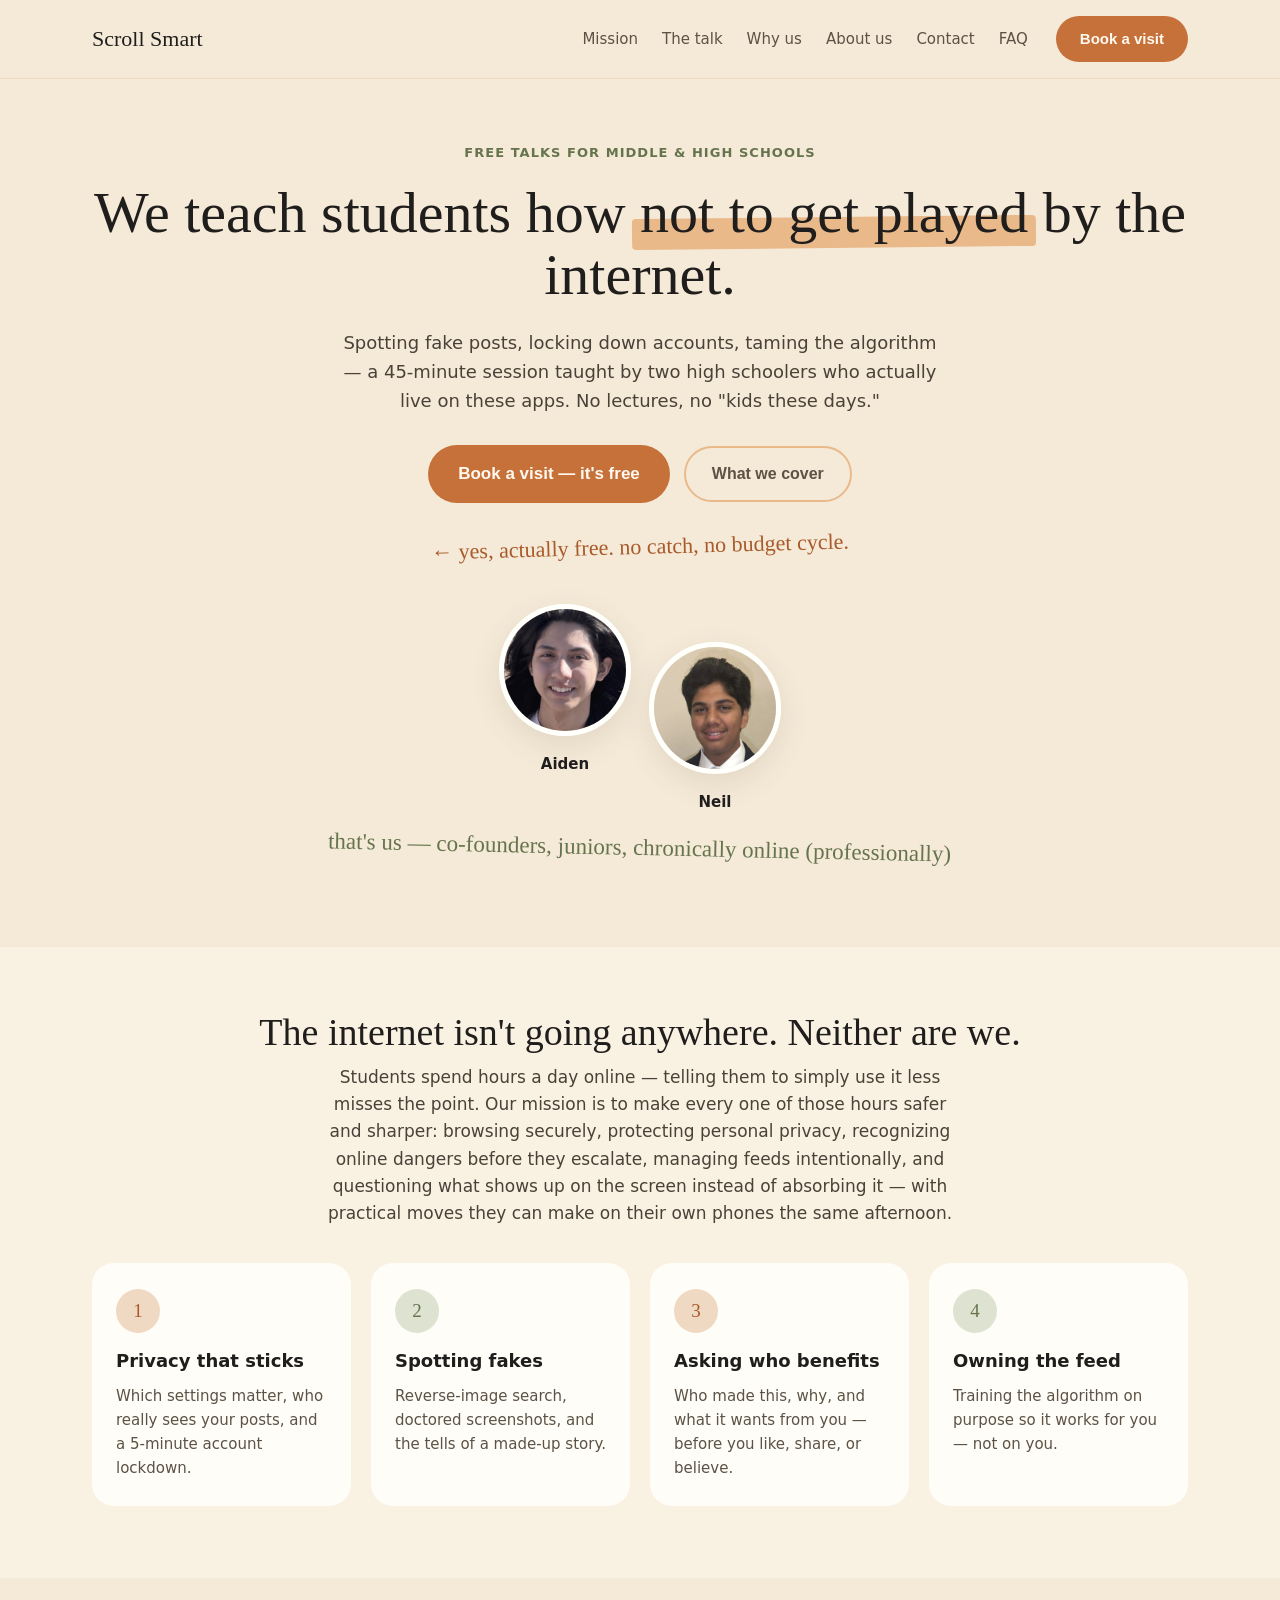
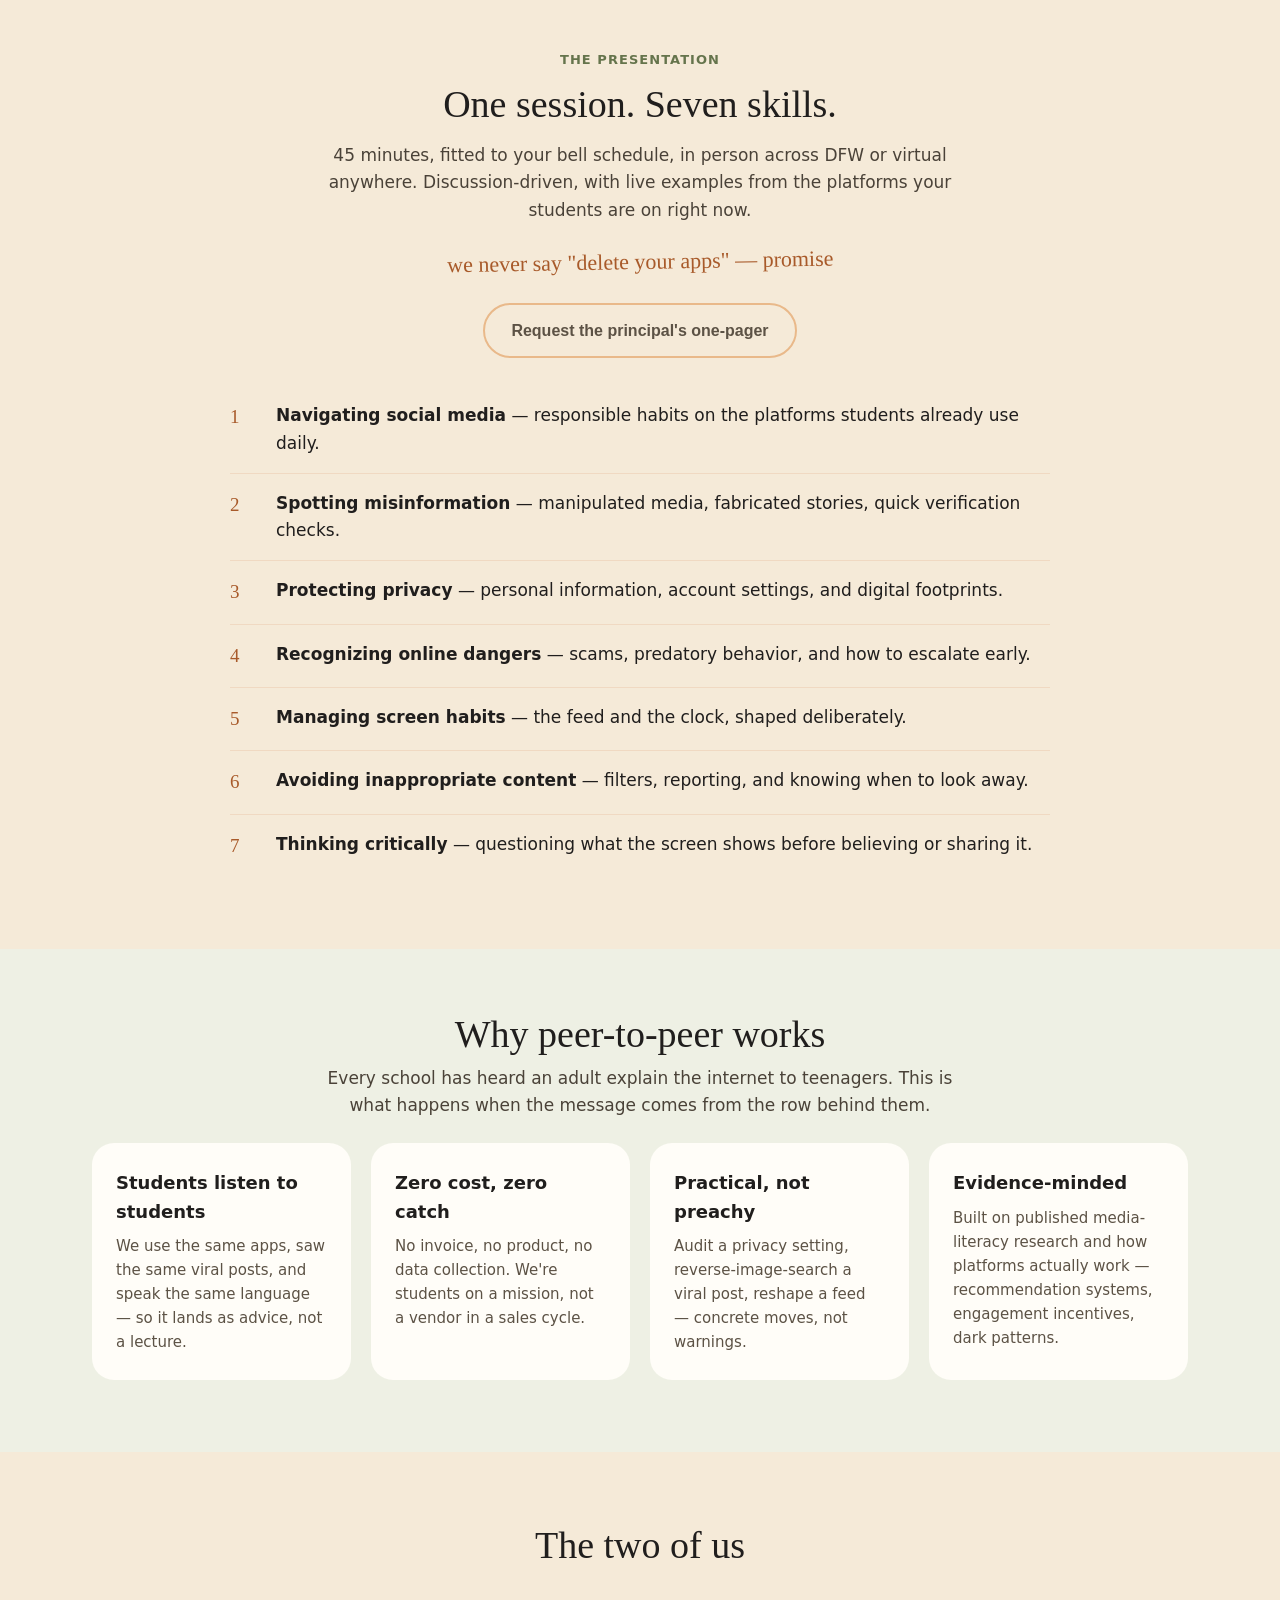
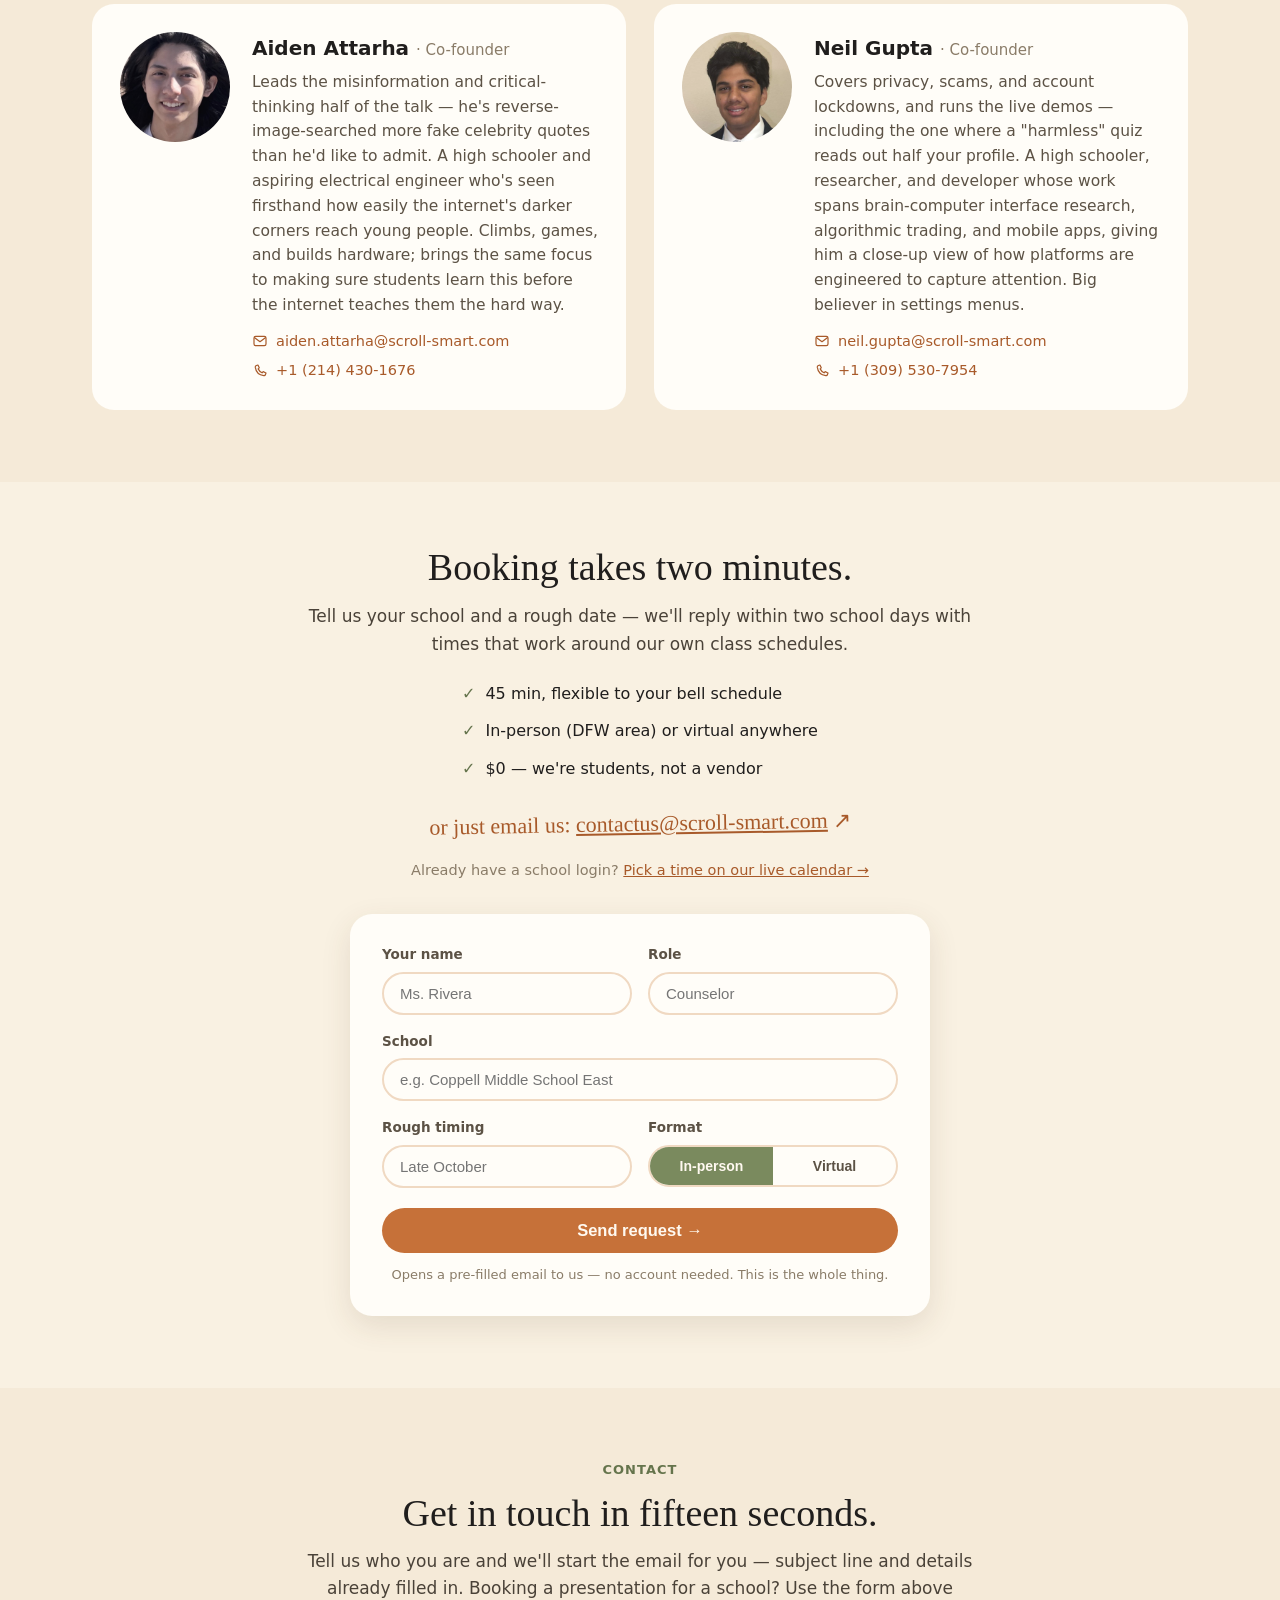
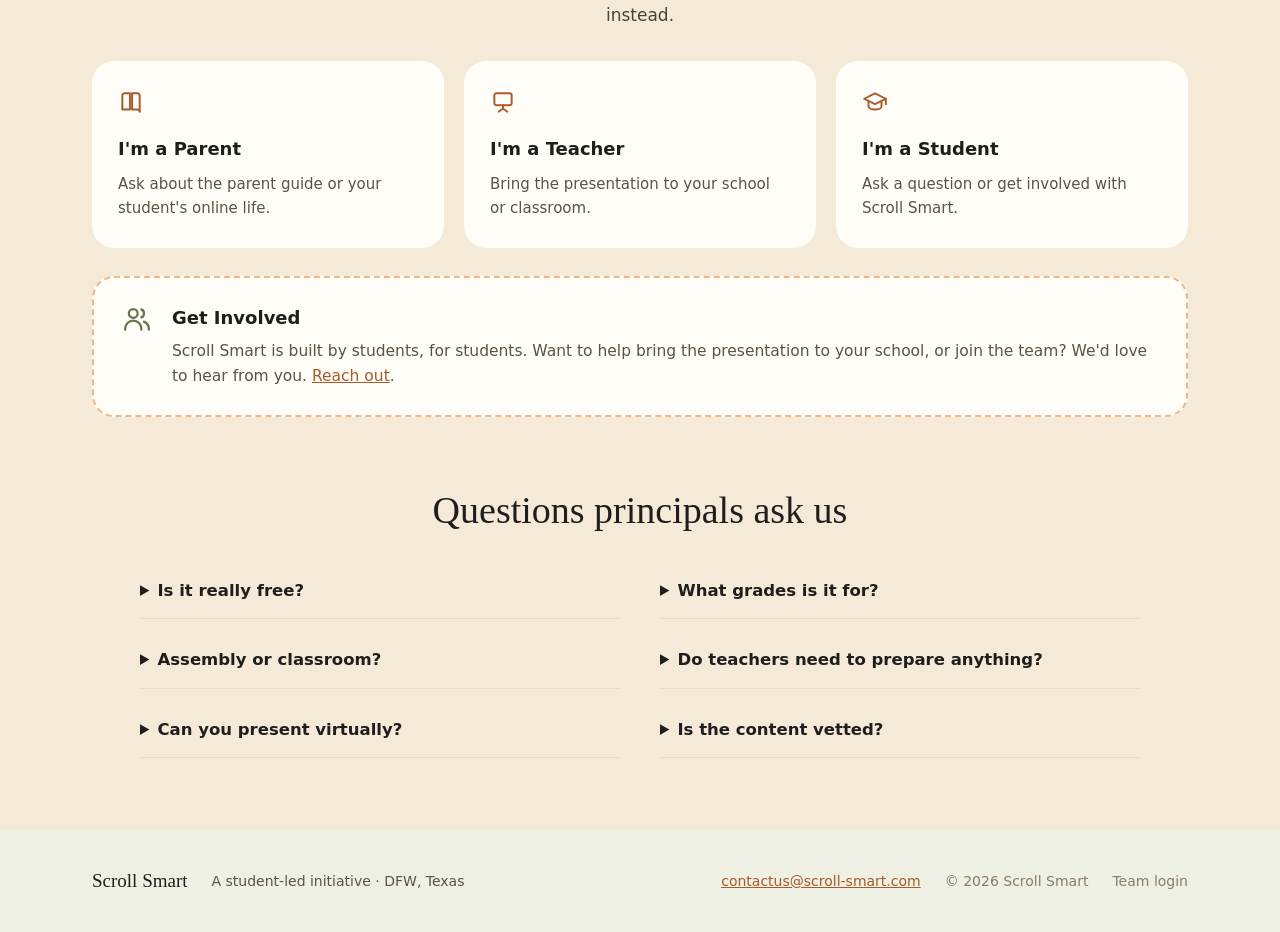
<file: index.html>
<!DOCTYPE html>
<html lang="en">
<head>
<meta charset="utf-8">
<meta name="viewport" content="width=device-width, initial-scale=1">

<!-- ============ SECURITY ============
     Content-Security-Policy: only allow what the site actually uses.
       script-src  — our site.js + the Cloudflare Web Analytics beacon
                     + the GoatCounter script (gc.zgo.at). NOTE: no
                     'unsafe-inline' — the booking-form logic lives in
                     site.js precisely so this stays strict.
       style-src   — site.css + the Google Fonts stylesheet; 'unsafe-inline'
                     is required because the Organic design uses inline
                     style="" attributes and a page-local <style> block
       font-src    — Google Fonts font files
       img-src     — local images + data: + GoatCounter (count.js reports
                     hits via an image GET)
       connect-src — Cloudflare Analytics + GoatCounter reporting endpoints
     If you ever add a new third-party resource, add its origin to the
     matching directive here or the browser will silently block it. -->
<meta http-equiv="Content-Security-Policy" content="default-src 'self'; script-src 'self' https://static.cloudflareinsights.com https://gc.zgo.at; style-src 'self' 'unsafe-inline' https://fonts.googleapis.com; font-src 'self' https://fonts.gstatic.com; img-src 'self' data: https://neil.goatcounter.com; connect-src 'self' https://cloudflareinsights.com https://neil.goatcounter.com; object-src 'none'; base-uri 'self'; form-action 'self'">
<meta name="referrer" content="strict-origin-when-cross-origin">

<!-- ============================================================
     SCROLL SMART — Organic theme
     Files: index.html + site.css + site.js (+ favicon.svg)
     Sibling pages: book/ (school booking) · scheduling/ (team login)

     QUICK EDIT GUIDE — search for these markers:
       [EDIT: TESTIMONIAL]  — testimonial quotes (section hidden by default)
     ============================================================ -->

<title>Scroll Smart — Student-led online safety talks for schools</title>
<meta name="description" content="A free 45-minute peer-to-peer presentation on online safety, misinformation, and healthier screen habits — taught by students, for middle and high schools.">

<!-- Open Graph (link previews in email/text/social) -->
<meta property="og:type" content="website">
<meta property="og:url" content="https://scroll-smart.com/">
<meta property="og:title" content="Scroll Smart — Own Your Feed. Outsmart the Internet.">
<meta property="og:description" content="Free, student-led presentations on online safety and media literacy for schools.">
<!-- 1200x630 preview. Must be an ABSOLUTE URL — crawlers don't resolve paths
     relative to the page, so a relative src shows no preview. -->
<meta property="og:image" content="https://scroll-smart.com/assets/og-image.png">
<meta property="og:image:width" content="1200">
<meta property="og:image:height" content="630">
<meta property="og:image:alt" content="Scroll Smart — Student-Led Online Safety &amp; Media Literacy Presentations">
<meta property="og:site_name" content="Scroll Smart">

<!-- Twitter card (mirrors the Open Graph image; also needs an absolute URL) -->
<meta name="twitter:card" content="summary_large_image">
<meta name="twitter:title" content="Scroll Smart — Own Your Feed. Outsmart the Internet.">
<meta name="twitter:description" content="Free, student-led presentations on online safety and media literacy for schools.">
<meta name="twitter:image" content="https://scroll-smart.com/assets/og-image.png">
<meta name="twitter:image:alt" content="Scroll Smart — Student-Led Online Safety &amp; Media Literacy Presentations">

<meta name="theme-color" content="#f5ead8">
<link rel="icon" href="favicon.svg">
<link rel="preconnect" href="https://fonts.googleapis.com"><link rel="preconnect" href="https://fonts.gstatic.com" crossorigin>
<link href="https://fonts.googleapis.com/css2?family=Caprasimo&family=Figtree:wght@400;500;600;700&family=Caveat:wght@400;600&display=swap" rel="stylesheet">
<link rel="stylesheet" href="site.css">
<style>
html{scroll-behavior:smooth}
.nav{position:sticky;top:0;z-index:50;background:var(--bg);border-bottom:1px solid var(--acc-200)}
.nav .wrap{display:flex;align-items:center;gap:28px;padding-top:16px;padding-bottom:16px}
.nav nav{display:flex;gap:24px;font-size:15px;font-weight:500;margin-left:auto}
.nav nav a{text-decoration:none;color:var(--n-700)} .nav nav a:hover{color:var(--acc-700)}
/* Fluid type: headings scale with the viewport instead of sitting at a fixed
   38px, which was ~11% of a 360px screen and wrapped after two words. */
h2{font-size:clamp(26px,6.4vw,38px);line-height:1.14}
.lead{font-size:clamp(16px,4.1vw,18px)}
/* padding-top/bottom LONGHAND, never the `padding` shorthand: this block loads
   after site.css, so a shorthand here would reset .wrap's horizontal padding
   to 0 and leave the section flush against the screen edge. */
.hero{display:grid;grid-template-columns:1.35fr 1fr;gap:56px;align-items:center;padding-top:64px;padding-bottom:80px}
.mark{position:relative;white-space:nowrap}
.mark i{position:absolute;inset:58% -2% -6%;background:var(--acc-300);z-index:0;border-radius:4px;transform:rotate(-.6deg);font-style:normal}
.mark span{position:relative}
.founders{display:flex;flex-direction:column;gap:16px;align-items:center}
.founders img{width:132px;height:132px;object-fit:cover;border-radius:50%;border:5px solid var(--paper);box-shadow:var(--shadow-md);filter:saturate(.85) contrast(.95) brightness(1.04)}
.band-warm{background:var(--acc-100)} .band-sage{background:var(--sage-100)}
.cards4{display:grid;grid-template-columns:repeat(4,1fr);gap:20px}
.cards3{display:grid;grid-template-columns:repeat(3,1fr);gap:20px}
.formgrid{display:grid;grid-template-columns:1fr 1fr;gap:16px}
.mini{background:var(--paper);border-radius:22px;padding:26px 24px;box-shadow:none}
.mini .num{display:inline-flex;width:44px;height:44px;border-radius:50%;align-items:center;justify-content:center;font-family:Caprasimo,serif;font-size:19px;margin-bottom:14px}
.skills li{display:flex;gap:18px;padding:16px 0;border-bottom:1px solid var(--acc-200)}
.skills li:last-child{border-bottom:0}
.skills .n{font-family:Caprasimo,serif;font-size:19px;color:var(--acc-700);width:28px;flex:none}
details{border-bottom:1px solid var(--acc-200);padding:14px 0}
details summary{font-weight:700;font-size:16.5px;cursor:pointer}
details p{margin:10px 0 0;font-size:15.5px;color:var(--n-700)}
form label{display:flex;flex-direction:column;gap:6px;font-size:13.5px;font-weight:600;color:var(--n-700)}
/* --- founder cards: bio + direct contact lines --- */
.who{display:flex;gap:22px;align-items:flex-start;padding:28px}
.who img{width:110px;height:110px;object-fit:cover;border-radius:50%;flex:none;filter:saturate(.85) contrast(.95) brightness(1.04)}
.contact-line{display:inline-flex;align-items:center;gap:8px;font-size:14.5px;text-decoration:none;color:var(--acc-700)}
.contact-line:hover{text-decoration:underline}
.contact-line svg{width:16px;height:16px;flex:none}
.who-links{display:flex;flex-direction:column;gap:6px;margin-top:12px}
/* --- audience cards (parent / teacher / student) --- */
.aud{display:grid;grid-template-columns:repeat(3,1fr);gap:20px}
.aud a{display:block;text-decoration:none;color:inherit;border:2px solid transparent;transition:border-color .15s,transform .15s}
.aud a:hover{border-color:var(--acc-300);transform:translateY(-2px)}
.aud svg{width:26px;height:26px;color:var(--acc-700);margin-bottom:12px}
/* --- get involved --- */
.involve{display:flex;gap:20px;align-items:flex-start;margin-top:28px;padding:26px 28px;border-radius:22px;background:var(--paper);border:2px dashed var(--acc-300)}
.involve svg{width:30px;height:30px;color:var(--sage-700);flex:none}
/* --- testimonials (hidden by default) --- */
.is-hidden{display:none}
.quote-card blockquote{margin:0;font-size:16px;color:var(--n-700)}
.quote-mark{font-family:Caprasimo,serif;font-size:40px;line-height:1;color:var(--acc-300)}
.quote-name{display:block;font-weight:700;font-size:15px;margin-top:14px}
.quote-role{display:block;font-size:14px;color:var(--n-600)}
/* ============ CENTERED LAYOUT ============
   The Organic drop was a left-aligned editorial layout: every heading hugged
   the left edge of the 1160px column, and the hero's 1.35fr/1fr split left
   most of the right-hand side empty — so the whole page read as shoved to
   one side. Headings, kickers and section leads are centred and
   width-constrained here.

   Deliberately NOT centred: long-form copy inside the founder cards, FAQ
   answers and the numbered skills list. Centring ragged text of that length
   hurts readability — the goal is a symmetric page, not centred prose. */
/* !important on the auto margins is required: these elements carry an inline
   `margin:0 0 Npx`, which sets margin-left/right to 0 and would otherwise
   keep them pinned to the left edge no matter what we set here. */
h2{text-align:center;margin-left:auto;margin-right:auto}
.kicker{text-align:center}
.sec-lead{text-align:center;margin-left:auto!important;margin-right:auto!important;max-width:62ch}
.sec-head{margin-left:auto;margin-right:auto;text-align:center}

/* Hero: one centred column. */
.hero{grid-template-columns:1fr;justify-items:center;text-align:center;gap:40px}
.hero .lead{margin-left:auto!important;margin-right:auto!important}
.hero-actions{justify-content:center}
.hero .hand{text-align:center}

/* The talk + booking rows were asymmetric two-column layouts. Stack them so
   the page reads down a single centred axis, and keep each block's own
   content width sensible. */
#talk{grid-template-columns:1fr!important;justify-items:center;gap:28px!important}
#talk .talk-intro{text-align:center;max-width:62ch}
#talk .skills{max-width:820px;width:100%;text-align:left}
#book>.wrap{grid-template-columns:1fr!important;justify-items:center;gap:32px!important}
#book .book-copy{text-align:center;max-width:62ch}
/* inline-flex keeps the tick list centred as a block while its rows stay
   left-aligned against each other. !important because the <ul> carries an
   inline display:flex, which would otherwise stretch it full-width and pin
   the ticks to the left edge. */
#book .book-copy ul{display:inline-flex!important;text-align:left}
#book #bookForm{max-width:580px;width:100%}
#faq .two,#about .two,.aud,.cards4,.cards3{margin-left:auto;margin-right:auto}
.involve{text-align:left}
footer .wrap{justify-content:center;text-align:center}

/* ============ RESPONSIVE ============
   The `!important` on the grid rules is load-bearing: several sections carry
   an inline grid-template-columns, and an inline style beats a media query.
   Without it the "Why peer-to-peer works" row stayed 4-up on a phone and two
   cards rendered off-screen (hidden by overflow-x:clip, so silently unreadable). */

/* --- tablet --- */
@media (max-width:1000px){
  .cards4{grid-template-columns:repeat(2,1fr)!important}
  .aud{grid-template-columns:repeat(3,1fr)}
}

/* --- stack the two-column layouts --- */
@media (max-width:860px){
  .hero,.two{grid-template-columns:1fr!important;gap:36px!important}
  .cards3{grid-template-columns:repeat(2,1fr)!important}
  .hero{padding-top:40px;padding-bottom:52px}
  /* Nav links became display:none here, leaving phones with no navigation at
     all. Reflow them onto a scrollable second row instead — no JS required. */
  .nav .wrap{flex-wrap:wrap;gap:10px 16px;padding-top:12px;padding-bottom:10px}
  .nav nav{order:3;flex-basis:100%;margin-left:0;gap:20px;overflow-x:auto;scrollbar-width:none;-webkit-overflow-scrolling:touch}
  .nav nav::-webkit-scrollbar{display:none}
  .nav nav a{white-space:nowrap;padding:8px 0}
  .nav .btn{margin-left:auto}
  /* The founders' portraits sat 132px + 132px + gap = wider than a 360px
     screen once padding was subtracted; the staggered offset made it worse. */
  .founders img{width:112px;height:112px}
  .founders>div{margin-top:0!important}
  .founders>div>div:last-child{margin-top:22px!important}
}

/* --- phones --- */
@media (max-width:640px){
  /* .wrap's narrower phone gutter lives in site.css, shared with book/. */
  .cards4,.cards3,.aud,.formgrid{grid-template-columns:1fr!important}
  .two{gap:20px!important}
  /* "not to get played" is a nowrap highlight ~333px wide at the desktop size
     — wider than the content box on a phone. Let it break across lines and
     carry the marker pen with it. */
  .mark{white-space:normal}
  .mark i{display:none}
  .mark span{background:var(--acc-300);border-radius:4px;box-decoration-break:clone;-webkit-box-decoration-break:clone;padding:1px 5px}
  /* the inline line-height:1.08 makes the wrapped highlight bands collide */
  h1{line-height:1.2!important}
  .who{flex-direction:column;gap:16px;padding:24px}
  .involve{flex-direction:column;gap:14px;padding:22px}
  .mini{padding:22px 20px}
  .skills li{gap:12px}
  .hand{font-size:19px!important}
  /* Comfortable thumb targets: the email/phone links rendered only 24px tall,
     well under the ~44px guideline for touch. */
  .contact-line{min-height:40px;padding:4px 0}
  .who-links{gap:4px}
  details summary{padding:4px 0}
  /* !important is required throughout: the footer's flex rules are inline. */
  footer .wrap{flex-direction:column;align-items:flex-start!important;gap:10px!important}
  footer .wrap span:nth-child(3){margin-left:0!important}
}

/* --- very narrow (iPhone SE / older Android) --- */
@media (max-width:380px){
  .founders img{width:96px;height:96px}
}
</style>
</head>
<body>
<header class="nav"><div class="wrap">
  <a href="#top" style="font-family:Caprasimo,serif;font-size:22px;color:var(--text);text-decoration:none">Scroll Smart</a>
  <nav><a href="#mission">Mission</a><a href="#talk">The talk</a><a href="#why">Why us</a><a href="#about">About us</a><a href="#contact">Contact</a><a href="#faq">FAQ</a></nav>
  <a class="btn" style="padding:11px 24px;font-size:15px" data-goatcounter-click="cta-request-nav" href="#book">Book a visit</a>
</div></header>

<section class="hero wrap" id="top">
  <div>
    <p class="kicker" style="margin:0 0 18px">Free talks for middle &amp; high schools</p>
    <h1 style="margin:0 0 22px;font-size:clamp(31px,7.6vw,58px);line-height:1.08">We teach students how <span class="mark"><i></i><span>not to get played</span></span> by the internet.</h1>
    <p class="lead" style="margin:0 0 30px;max-width:52ch;color:#4a4238">Spotting fake posts, locking down accounts, taming the algorithm — a 45-minute session taught by two high schoolers who actually live on these apps. No lectures, no "kids these days."</p>
    <div class="hero-actions" style="display:flex;gap:14px;align-items:center;flex-wrap:wrap">
      <a class="btn" style="padding:15px 30px;font-size:17px" data-goatcounter-click="cta-request-hero" href="#book">Book a visit — it's free</a>
      <a class="btn btn-ghost" data-goatcounter-click="cta-explore-talk" href="#talk">What we cover</a>
    </div>
    <p class="hand" style="margin:26px 0 0;font-size:22px;transform:rotate(-1.5deg)">← yes, actually free. no catch, no budget cycle.</p>
  </div>
  <div class="founders">
    <div style="display:flex;gap:18px">
      <div style="text-align:center"><img src="assets/aiden.jpg" alt="Aiden Attarha, co-founder"><p style="margin:8px 0 0;font-weight:600;font-size:15px">Aiden</p></div>
      <div style="text-align:center;margin-top:38px"><img src="assets/neil.jpg" alt="Neil Gupta, co-founder"><p style="margin:8px 0 0;font-weight:600;font-size:15px">Neil</p></div>
    </div>
    <p class="hand" style="margin:0;font-size:23px;color:var(--sage-700);transform:rotate(1.2deg)">that's us — co-founders, juniors, chronically online (professionally)</p>
  </div>
</section>

<section class="band-warm" id="mission"><div class="wrap" style="padding-top:64px;padding-bottom:72px">
  <h2 style="margin:0 0 10px">The internet isn't going anywhere. Neither are we.</h2>
  <p class="sec-lead" style="margin:0 0 36px;max-width:60ch;color:#4a4238">Students spend hours a day online — telling them to simply use it less misses the point. Our mission is to make every one of those hours safer and sharper: browsing securely, protecting personal privacy, recognizing online dangers before they escalate, managing feeds intentionally, and questioning what shows up on the screen instead of absorbing it — with practical moves they can make on their own phones the same afternoon.</p>
  <div class="cards4">
    <div class="mini"><span class="num" style="background:var(--acc-200);color:var(--acc-700)">1</span><h3 style="margin:0 0 8px;font-size:18px">Privacy that sticks</h3><p style="margin:0;font-size:15px;color:var(--n-700)">Which settings matter, who really sees your posts, and a 5-minute account lockdown.</p></div>
    <div class="mini"><span class="num" style="background:var(--sage-200);color:var(--sage-700)">2</span><h3 style="margin:0 0 8px;font-size:18px">Spotting fakes</h3><p style="margin:0;font-size:15px;color:var(--n-700)">Reverse-image search, doctored screenshots, and the tells of a made-up story.</p></div>
    <div class="mini"><span class="num" style="background:var(--acc-200);color:var(--acc-700)">3</span><h3 style="margin:0 0 8px;font-size:18px">Asking who benefits</h3><p style="margin:0;font-size:15px;color:var(--n-700)">Who made this, why, and what it wants from you — before you like, share, or believe.</p></div>
    <div class="mini"><span class="num" style="background:var(--sage-200);color:var(--sage-700)">4</span><h3 style="margin:0 0 8px;font-size:18px">Owning the feed</h3><p style="margin:0;font-size:15px;color:var(--n-700)">Training the algorithm on purpose so it works for you — not on you.</p></div>
  </div>
</div></section>

<section class="wrap two" id="talk" style="display:grid;grid-template-columns:1fr 1.3fr;gap:40px;align-items:start;padding-top:72px;padding-bottom:72px">
  <div class="talk-intro">
    <p class="kicker" style="margin:0 0 12px">The presentation</p>
    <h2 style="margin:0 0 16px">One session. Seven skills.</h2>
    <p class="sec-lead" style="margin:0 0 20px;color:#4a4238">45 minutes, fitted to your bell schedule, in person across DFW or virtual anywhere. Discussion-driven, with live examples from the platforms your students are on right now.</p>
    <p class="hand" style="margin:0 0 24px;font-size:22px;transform:rotate(-1deg)">we never say "delete your apps" — promise</p>
    <a class="btn btn-ghost" data-goatcounter-click="cta-one-pager" href="mailto:contactus@scroll-smart.com?subject=Scroll%20Smart%20one-pager%20request&body=Hi%20Aiden%20and%20Neil%2C%0A%0ACould%20you%20send%20over%20the%20one-page%20summary%20for%20principals%3F%0A%0AThanks!">Request the principal's one-pager</a>
  </div>
  <ol class="skills" style="margin:0;padding:0;list-style:none">
    <li><span class="n">1</span><div><strong>Navigating social media</strong> — responsible habits on the platforms students already use daily.</div></li>
    <li><span class="n">2</span><div><strong>Spotting misinformation</strong> — manipulated media, fabricated stories, quick verification checks.</div></li>
    <li><span class="n">3</span><div><strong>Protecting privacy</strong> — personal information, account settings, and digital footprints.</div></li>
    <li><span class="n">4</span><div><strong>Recognizing online dangers</strong> — scams, predatory behavior, and how to escalate early.</div></li>
    <li><span class="n">5</span><div><strong>Managing screen habits</strong> — the feed and the clock, shaped deliberately.</div></li>
    <li><span class="n">6</span><div><strong>Avoiding inappropriate content</strong> — filters, reporting, and knowing when to look away.</div></li>
    <li><span class="n">7</span><div><strong>Thinking critically</strong> — questioning what the screen shows before believing or sharing it.</div></li>
  </ol>
</section>

<section class="band-sage" id="why"><div class="wrap" style="padding-top:64px;padding-bottom:72px">
  <div class="sec-head" style="max-width:60ch;margin-bottom:24px"><h2 style="margin:0 0 8px">Why peer-to-peer works</h2><p style="margin:0;color:#4a4238">Every school has heard an adult explain the internet to teenagers. This is what happens when the message comes from the row behind them.</p></div>
  <div class="cards4">
    <div class="mini"><h3 style="margin:0 0 8px;font-size:18px">Students listen to students</h3><p style="margin:0;font-size:15px;color:var(--n-700)">We use the same apps, saw the same viral posts, and speak the same language — so it lands as advice, not a lecture.</p></div>
    <div class="mini"><h3 style="margin:0 0 8px;font-size:18px">Zero cost, zero catch</h3><p style="margin:0;font-size:15px;color:var(--n-700)">No invoice, no product, no data collection. We're students on a mission, not a vendor in a sales cycle.</p></div>
    <div class="mini"><h3 style="margin:0 0 8px;font-size:18px">Practical, not preachy</h3><p style="margin:0;font-size:15px;color:var(--n-700)">Audit a privacy setting, reverse-image-search a viral post, reshape a feed — concrete moves, not warnings.</p></div>
    <div class="mini"><h3 style="margin:0 0 8px;font-size:18px">Evidence-minded</h3><p style="margin:0;font-size:15px;color:var(--n-700)">Built on published media-literacy research and how platforms actually work — recommendation systems, engagement incentives, dark patterns.</p></div>
  </div>
</div></section>

<!-- ============ TESTIMONIALS (HIDDEN BY DEFAULT) ============
     HOW TO UNHIDE: delete the class "is-hidden" from the <section> tag
     below, then fill in the [EDIT: TESTIMONIAL] quotes. Optionally add a
     Testimonials link to the nav.
     ========================================================== -->
<section class="wrap is-hidden" id="testimonials" style="padding-top:72px;padding-bottom:72px">
  <p class="kicker" style="margin:0 0 12px">Trusted by educators</p>
  <h2 style="margin:0 0 32px">What schools are saying.</h2>
  <div class="cards3">
    <!-- [EDIT: TESTIMONIAL] Quote 1 -->
    <figure class="mini quote-card" style="margin:0">
      <div class="quote-mark" aria-hidden="true">&ldquo;</div>
      <blockquote><p style="margin:0">[TESTIMONIAL PLACEHOLDER — one or two sentences from an educator about the presentation's impact.]</p></blockquote>
      <figcaption><span class="quote-name">[Name Placeholder]</span><span class="quote-role">[Title, School Name]</span></figcaption>
    </figure>
    <!-- [EDIT: TESTIMONIAL] Quote 2 -->
    <figure class="mini quote-card" style="margin:0">
      <div class="quote-mark" aria-hidden="true">&ldquo;</div>
      <blockquote><p style="margin:0">[TESTIMONIAL PLACEHOLDER — one or two sentences from an educator about the presentation's impact.]</p></blockquote>
      <figcaption><span class="quote-name">[Name Placeholder]</span><span class="quote-role">[Title, School Name]</span></figcaption>
    </figure>
    <!-- [EDIT: TESTIMONIAL] Quote 3 -->
    <figure class="mini quote-card" style="margin:0">
      <div class="quote-mark" aria-hidden="true">&ldquo;</div>
      <blockquote><p style="margin:0">[TESTIMONIAL PLACEHOLDER — one or two sentences from an educator about the presentation's impact.]</p></blockquote>
      <figcaption><span class="quote-name">[Name Placeholder]</span><span class="quote-role">[Title, School Name]</span></figcaption>
    </figure>
  </div>
</section>

<section class="wrap" id="about" style="padding-top:72px;padding-bottom:72px">
  <h2 style="margin:0 0 36px">The two of us</h2>
  <div class="two" style="display:grid;grid-template-columns:1fr 1fr;gap:28px">
    <div class="mini who">
      <img src="assets/aiden.jpg" alt="Aiden Attarha">
      <div>
        <h3 style="margin:0 0 6px;font-size:20px">Aiden Attarha <span style="font-weight:500;color:var(--n-600);font-size:15px">· Co-founder</span></h3>
        <p style="margin:0;font-size:15.5px;color:var(--n-700)">Leads the misinformation and critical-thinking half of the talk — he's reverse-image-searched more fake celebrity quotes than he'd like to admit. A high schooler and aspiring electrical engineer who's seen firsthand how easily the internet's darker corners reach young people. Climbs, games, and builds hardware; brings the same focus to making sure students learn this before the internet teaches them the hard way.</p>
        <div class="who-links">
          <a class="contact-line" data-goatcounter-click="email-aiden" href="mailto:aiden.attarha@scroll-smart.com">
            <svg viewBox="0 0 24 24" aria-hidden="true" focusable="false"><rect x="3" y="5" width="18" height="14" rx="2.5" fill="none" stroke="currentColor" stroke-width="1.8"/><path d="m4 7 8 6 8-6" fill="none" stroke="currentColor" stroke-width="1.8" stroke-linecap="round" stroke-linejoin="round"/></svg>
            aiden.attarha@scroll-smart.com
          </a>
          <a class="contact-line" data-goatcounter-click="phone-aiden" href="tel:+12144301676">
            <svg viewBox="0 0 24 24" aria-hidden="true" focusable="false"><path d="M6.6 3.8 8.9 3l2 4.3-1.7 1.5a13 13 0 0 0 5.9 5.9l1.6-1.7 4.3 2-.8 2.3c-.3 1-1.3 1.8-2.4 1.6C10.4 18 5.9 13.5 4.9 6.2c-.1-1.1.6-2 1.7-2.4z" fill="none" stroke="currentColor" stroke-width="1.8" stroke-linejoin="round"/></svg>
            +1 (214) 430-1676
          </a>
        </div>
      </div>
    </div>
    <div class="mini who">
      <img src="assets/neil.jpg" alt="Neil Gupta">
      <div>
        <h3 style="margin:0 0 6px;font-size:20px">Neil Gupta <span style="font-weight:500;color:var(--n-600);font-size:15px">· Co-founder</span></h3>
        <p style="margin:0;font-size:15.5px;color:var(--n-700)">Covers privacy, scams, and account lockdowns, and runs the live demos — including the one where a "harmless" quiz reads out half your profile. A high schooler, researcher, and developer whose work spans brain-computer interface research, algorithmic trading, and mobile apps, giving him a close-up view of how platforms are engineered to capture attention. Big believer in settings menus.</p>
        <div class="who-links">
          <a class="contact-line" data-goatcounter-click="email-neil" href="mailto:neil.gupta@scroll-smart.com">
            <svg viewBox="0 0 24 24" aria-hidden="true" focusable="false"><rect x="3" y="5" width="18" height="14" rx="2.5" fill="none" stroke="currentColor" stroke-width="1.8"/><path d="m4 7 8 6 8-6" fill="none" stroke="currentColor" stroke-width="1.8" stroke-linecap="round" stroke-linejoin="round"/></svg>
            neil.gupta@scroll-smart.com
          </a>
          <a class="contact-line" data-goatcounter-click="phone-neil" href="tel:+13095307954">
            <svg viewBox="0 0 24 24" aria-hidden="true" focusable="false"><path d="M6.6 3.8 8.9 3l2 4.3-1.7 1.5a13 13 0 0 0 5.9 5.9l1.6-1.7 4.3 2-.8 2.3c-.3 1-1.3 1.8-2.4 1.6C10.4 18 5.9 13.5 4.9 6.2c-.1-1.1.6-2 1.7-2.4z" fill="none" stroke="currentColor" stroke-width="1.8" stroke-linejoin="round"/></svg>
            +1 (309) 530-7954
          </a>
        </div>
      </div>
    </div>
  </div>
</section>

<section class="band-warm" id="book"><div class="wrap two" style="display:grid;grid-template-columns:1fr 1.1fr;gap:52px;align-items:start;padding-top:64px;padding-bottom:72px">
  <div class="book-copy">
    <h2 style="margin:0 0 14px">Booking takes two minutes.</h2>
    <p class="sec-lead" style="margin:0 0 22px;color:#4a4238">Tell us your school and a rough date — we'll reply within two school days with times that work around our own class schedules.</p>
    <ul style="margin:0;padding:0;list-style:none;display:flex;flex-direction:column;gap:12px;font-size:16px">
      <li style="display:flex;gap:10px"><span style="color:var(--sage-700);font-weight:700">✓</span>45 min, flexible to your bell schedule</li>
      <li style="display:flex;gap:10px"><span style="color:var(--sage-700);font-weight:700">✓</span>In-person (DFW area) or virtual anywhere</li>
      <li style="display:flex;gap:10px"><span style="color:var(--sage-700);font-weight:700">✓</span>$0 — we're students, not a vendor</li>
    </ul>
    <p class="hand" style="margin:24px 0 0;font-size:22px;transform:rotate(-1deg)">or just email us: <a data-goatcounter-click="email-book" href="mailto:contactus@scroll-smart.com">contactus@scroll-smart.com</a> ↗</p>
    <p style="margin:18px 0 0;font-size:14.5px;color:var(--n-600)">Already have a school login? <a data-goatcounter-click="link-book-portal" href="book/">Pick a time on our live calendar →</a></p>
  </div>
  <form class="card" id="bookForm" style="padding:30px 32px">
    <div class="formgrid">
      <label>Your name<input class="input" name="name" placeholder="Ms. Rivera" required></label>
      <label>Role<input class="input" name="role" placeholder="Counselor"></label>
      <label style="grid-column:1/-1">School<input class="input" name="school" placeholder="e.g. Coppell Middle School East" required></label>
      <label>Rough timing<input class="input" name="when" placeholder="Late October"></label>
      <label>Format<span class="seg sage" id="fmtSeg" style="border-color:var(--acc-200)"><button type="button" class="on" data-v="in-person" style="flex:1;padding:11px 0">In-person</button><button type="button" data-v="virtual" style="flex:1;padding:11px 0">Virtual</button></span></label>
    </div>
    <button class="btn" type="submit" data-goatcounter-click="cta-request-form" style="display:block;width:100%;margin-top:20px;font-size:16.5px">Send request →</button>
    <p style="margin:12px 0 0;text-align:center;font-size:13px;color:var(--n-600)">Opens a pre-filled email to us — no account needed. This is the whole thing.</p>
  </form>
</div></section>

<!-- ============ CONTACT (parents / teachers / students) ============ -->
<section class="wrap" id="contact" style="padding-top:72px;padding-bottom:72px">
  <p class="kicker" style="margin:0 0 12px">Contact</p>
  <h2 style="margin:0 0 12px">Get in touch in fifteen seconds.</h2>
  <p class="sec-lead" style="margin:0 0 32px;color:#4a4238">Tell us who you are and we'll start the email for you — subject line and details already filled in. Booking a presentation for a school? Use the form above instead.</p>
  <div class="aud">
    <a class="mini" data-goatcounter-click="contact-parent" href="mailto:contactus@scroll-smart.com?subject=Parent%20Inquiry%20%E2%80%94%20Scroll%20Smart&body=Hi%20Scroll%20Smart%20team%2C%0A%0AName%3A%20%5BYour%20name%5D%0AStudent%27s%20school%20(optional)%3A%20%5BSchool%20name%5D%0A%0AI%27m%20interested%20in%20the%20parent%20guide%20%2F%20my%20question%20is%3A%20%0A%0AThanks%2C%0A%5BYour%20name%5D">
      <svg viewBox="0 0 24 24" aria-hidden="true" focusable="false"><path d="M4 19V6a2 2 0 0 1 2-2h5v15H6.5A2.5 2.5 0 0 0 4 19zm16 0V6a2 2 0 0 0-2-2h-5v15h4.5a2.5 2.5 0 0 1 2.5 2z" fill="none" stroke="currentColor" stroke-width="1.8" stroke-linejoin="round"/></svg>
      <h3 style="margin:0 0 8px;font-size:18px">I'm a Parent</h3>
      <p style="margin:0;font-size:15px;color:var(--n-700)">Ask about the parent guide or your student's online life.</p>
    </a>
    <a class="mini" data-goatcounter-click="contact-teacher" href="mailto:contactus@scroll-smart.com?subject=Teacher%2FSchool%20Inquiry%20%E2%80%94%20Scroll%20Smart&body=Hi%20Scroll%20Smart%20team%2C%0A%0AName%3A%20%5BYour%20name%5D%0ASchool%3A%20%5BSchool%20name%5D%0ARole%3A%20%5BYour%20role%5D%0A%0AWe%27d%20like%20to%20bring%20the%20presentation%20to%20our%20school%20%2F%20learn%20about%20classroom%20materials%3A%20%0A%0AThanks%2C%0A%5BYour%20name%5D">
      <svg viewBox="0 0 24 24" aria-hidden="true" focusable="false"><rect x="4" y="4" width="16" height="11" rx="2" fill="none" stroke="currentColor" stroke-width="1.8"/><path d="M12 15v3m-4 3 4-3 4 3" fill="none" stroke="currentColor" stroke-width="1.8" stroke-linecap="round" stroke-linejoin="round"/></svg>
      <h3 style="margin:0 0 8px;font-size:18px">I'm a Teacher</h3>
      <p style="margin:0;font-size:15px;color:var(--n-700)">Bring the presentation to your school or classroom.</p>
    </a>
    <a class="mini" data-goatcounter-click="contact-student" href="mailto:contactus@scroll-smart.com?subject=Student%20Inquiry%20%E2%80%94%20Scroll%20Smart&body=Hi%20Scroll%20Smart%20team%2C%0A%0AName%3A%20%5BYour%20name%5D%0ASchool%20(optional)%3A%20%5BYour%20school%5D%0A%0AMy%20question%20%2F%20how%20I%27d%20like%20to%20get%20involved%3A%20%0A%0AThanks%2C%0A%5BYour%20name%5D">
      <svg viewBox="0 0 24 24" aria-hidden="true" focusable="false"><path d="M12 4 2 9l10 5 10-5-10-5z" fill="none" stroke="currentColor" stroke-width="1.8" stroke-linejoin="round"/><path d="M6 11.5V16c0 1.7 2.7 3 6 3s6-1.3 6-3v-4.5M22 9v5" fill="none" stroke="currentColor" stroke-width="1.8" stroke-linecap="round"/></svg>
      <h3 style="margin:0 0 8px;font-size:18px">I'm a Student</h3>
      <p style="margin:0;font-size:15px;color:var(--n-700)">Ask a question or get involved with Scroll Smart.</p>
    </a>
  </div>

  <aside class="involve" id="get-involved">
    <svg viewBox="0 0 24 24" aria-hidden="true" focusable="false"><circle cx="9" cy="7.5" r="3.5" fill="none" stroke="currentColor" stroke-width="1.8"/><path d="M2.5 20.5v-.75a6.5 6.5 0 0 1 13 0v.75" fill="none" stroke="currentColor" stroke-width="1.8" stroke-linecap="round"/><path d="M15.5 4.3a3.5 3.5 0 0 1 0 6.4m2 3.4a6.5 6.5 0 0 1 4 6v.4" fill="none" stroke="currentColor" stroke-width="1.8" stroke-linecap="round"/></svg>
    <div>
      <h3 style="margin:0 0 6px;font-size:18px">Get Involved</h3>
      <p style="margin:0;font-size:15.5px;color:var(--n-700)">Scroll Smart is built by students, for students. Want to help bring the presentation to your school, or join the team? We'd love to hear from you.
        <a data-goatcounter-click="cta-get-involved" href="mailto:contactus@scroll-smart.com?subject=Student%20Inquiry%20%E2%80%94%20Scroll%20Smart&body=Hi%20Scroll%20Smart%20team%2C%0A%0AName%3A%20%5BYour%20name%5D%0ASchool%20(optional)%3A%20%5BYour%20school%5D%0A%0AMy%20question%20%2F%20how%20I%27d%20like%20to%20get%20involved%3A%20%0A%0AThanks%2C%0A%5BYour%20name%5D">Reach out</a>.
      </p>
    </div>
  </aside>
</section>

<section class="wrap" id="faq" style="padding-top:0;padding-bottom:72px">
  <h2 style="margin:0 0 32px">Questions principals ask us</h2>
  <div class="two" style="display:grid;grid-template-columns:1fr 1fr;gap:14px 40px;max-width:1000px">
    <details><summary>Is it really free?</summary><p>Yes. No invoice, no sponsorship pitch, no data collection. We're students doing this because we think it matters.</p></details>
    <details><summary>What grades is it for?</summary><p>Middle and high school. We adjust the examples and pacing — 6th graders and juniors get different versions of the same talk.</p></details>
    <details><summary>Assembly or classroom?</summary><p>Either. We've done auditoriums and single classrooms; smaller groups get more discussion, bigger ones more demos.</p></details>
    <details><summary>Do teachers need to prepare anything?</summary><p>Just a projector and 45 minutes. We bring the slides, the examples, and the discussion prompts.</p></details>
    <details><summary>Can you present virtually?</summary><p>Yes — anywhere. In-person visits are limited to the DFW area around our own school days.</p></details>
    <details><summary>Is the content vetted?</summary><p>Our syllabus is public — request the one-pager above — and a faculty advisor reviews everything we present.</p></details>
  </div>
</section>

<footer class="band-sage"><div class="wrap" style="display:flex;align-items:center;gap:24px;flex-wrap:wrap;padding-top:36px;padding-bottom:36px">
  <span style="font-family:Caprasimo,serif;font-size:19px">Scroll Smart</span>
  <span style="font-size:14px;color:var(--n-700)">A student-led initiative · DFW, Texas</span>
  <span style="margin-left:auto;font-size:14px"><a data-goatcounter-click="email-footer" href="mailto:contactus@scroll-smart.com">contactus@scroll-smart.com</a></span>
  <span style="font-size:14px;color:var(--n-600)">© <span id="year">2026</span> Scroll Smart</span>
  <a href="scheduling/" style="font-size:14px;color:var(--n-600);text-decoration:none">Team login</a>
</div></footer>

<script src="site.js"></script>

<!-- ============ ANALYTICS: Cloudflare Web Analytics ============
     Token is configured. Stats live at dash.cloudflare.com →
     Analytics & Logs → Web Analytics. Cookieless — no consent banner needed.
     Details in ANALYTICS.md. -->
<script defer src='https://static.cloudflareinsights.com/beacon.min.js' data-cf-beacon='{"token": "eabbb05a520d4029afea251c0a576dcc"}'></script>

<!-- ============ ANALYTICS: GoatCounter (click + section-reach events) ============
     Site code "neil" — dashboard at https://neil.goatcounter.com. If the site
     code ever changes, update it in THREE places: the data-goatcounter URL
     below, and the img-src + connect-src entries in the CSP meta tag above.
     count.js auto-tracks clicks on every element with a data-goatcounter-click
     attribute; section-reach events fire from site.js. Cookieless — no
     consent banner needed. Event names are documented in ANALYTICS.md. -->
<script data-goatcounter="https://neil.goatcounter.com/count" async src="https://gc.zgo.at/count.js"></script>
</body>
</html>
</file>
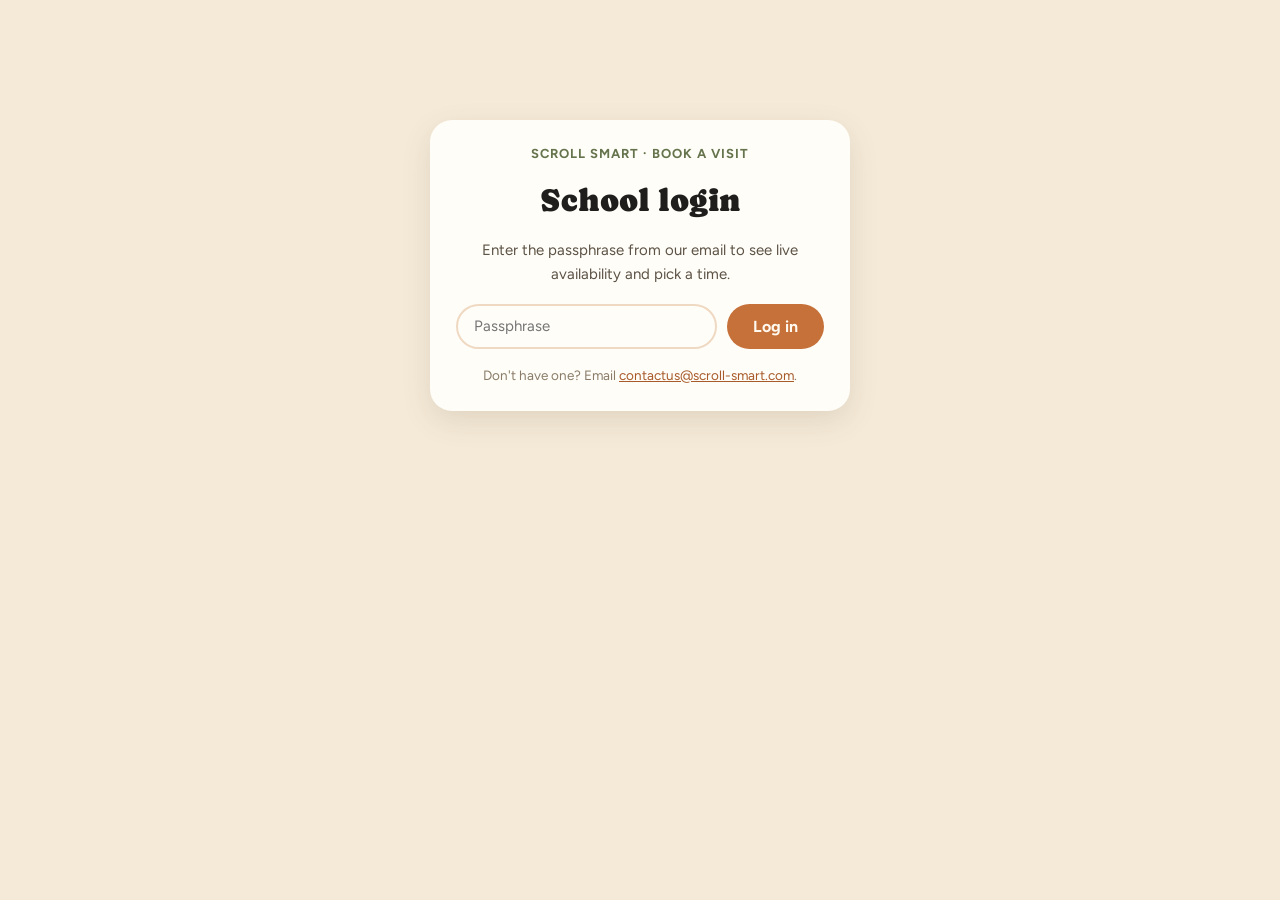
<file: book/index.html>
<!DOCTYPE html>
<html lang="en">
<head>
<meta charset="utf-8">
<meta name="viewport" content="width=device-width, initial-scale=1">
<meta name="robots" content="noindex">
<title>Book a visit — Scroll Smart</title>
<link rel="icon" href="../favicon.svg">
<link rel="preconnect" href="https://fonts.googleapis.com"><link rel="preconnect" href="https://fonts.gstatic.com" crossorigin>
<link href="https://fonts.googleapis.com/css2?family=Caprasimo&family=Figtree:wght@400;500;600;700&family=Caveat:wght@400;600&display=swap" rel="stylesheet">
<link rel="stylesheet" href="../site.css">
<style>
.block{position:absolute;left:6px;right:6px;border-radius:10px;background:var(--sage);color:#fff9f0;font-size:11px;line-height:1.3;font-weight:700;padding:5px 8px;overflow:hidden;cursor:grab;box-shadow:var(--shadow-md);touch-action:none}
.block.bad{background:var(--acc-600)}
#login{max-width:420px;margin:80px auto;text-align:center}
#login form{text-align:left}
.hidden{display:none!important}
/* Centre the page header and the duration/format controls, matching the
   landing page. The functional panels below stay full-width and left-aligned
   — centring calendar rows and form fields would hurt usability. */
.book-head{margin-inline:auto;text-align:center}
.book-controls{justify-content:center}
.book-controls .hand{margin-left:0!important}
@media (max-width:640px){.book-controls{gap:10px}}
.weeknav{display:flex;gap:8px;align-items:center}
.weeknav button{border:2px solid var(--acc-300);background:var(--paper);border-radius:999px;width:36px;height:36px;cursor:pointer;font-size:16px;color:var(--n-700)}
.weeknav button:hover{background:var(--acc-100)}
.weeknav button:disabled{opacity:.4;cursor:default}
@media (max-width:860px){.cols{grid-template-columns:1fr!important}}
</style>
</head>
<body>
<div class="wrap" style="padding-top:40px;padding-bottom:80px">

  <div id="login" class="card">
    <p class="kicker" style="margin:0 0 10px"><a href="../" style="text-decoration:none;color:inherit">Scroll Smart</a> · Book a visit</p>
    <h1 style="margin:0 0 12px;font-size:32px">School login</h1>
    <p style="margin:0 0 18px;font-size:15px;color:var(--n-700)">Enter the passphrase from our email to see live availability and pick a time.</p>
    <form id="loginForm" style="display:flex;gap:10px">
      <input class="input" type="password" id="pw" placeholder="Passphrase" autocomplete="current-password" required>
      <button class="btn" type="submit" style="flex:none">Log in</button>
    </form>
    <p class="status" id="loginStatus" style="margin:12px 0 0"></p>
    <p class="status" style="margin:16px 0 0">Don't have one? Email <a href="mailto:contactus@scroll-smart.com">contactus@scroll-smart.com</a>.</p>
  </div>

  <div id="app" class="hidden">
    <div class="book-head" style="max-width:760px">
      <p class="kicker" style="margin:0 0 10px"><a href="../" style="text-decoration:none;color:inherit">Scroll Smart</a> · Book a visit — <span id="schoolName"></span></p>
      <h1 style="margin:0 0 12px;font-size:40px;line-height:1.1">Grab a time that works.</h1>
      <p style="margin:0;font-size:16px;color:var(--n-700)">These are the only times Aiden and Neil are both free — travel time is already deducted, so every minute you see is bookable. Pick a session length, then <strong style="color:var(--acc-700)">drag the green block</strong> anywhere inside an open window.</p>
    </div>

    <div class="book-controls" style="display:flex;gap:14px;align-items:center;flex-wrap:wrap;margin:22px 0 18px">
      <div class="seg" id="durSeg"><button class="on" data-v="30">30 min</button><button data-v="45">45 min</button><button data-v="60">60 min</button></div>
      <div class="seg sage" id="fmtSeg" style="border-color:var(--sage-300)"><button class="on" data-v="in-person">In-person</button><button data-v="virtual">Virtual</button></div>
      <span class="hand" style="margin-left:auto;font-size:20px;transform:rotate(-1deg)">green block = drag me!</span>
    </div>

    <div class="card" style="padding:24px 22px 26px">
      <div style="display:flex;align-items:baseline;gap:14px;margin-bottom:16px;flex-wrap:wrap">
        <h2 style="margin:0;font-size:22px">Open windows · <span id="weekLabel"></span></h2>
        <span class="status">8 AM – 9 PM · times in Central</span>
        <div class="weeknav" style="margin-left:auto"><button id="prevW" aria-label="Previous week">←</button><button id="nextW" aria-label="Next week">→</button></div>
      </div>
      <div class="grid" id="grid"></div>
    </div>

    <div class="cols" style="display:grid;grid-template-columns:1.3fr 1fr;gap:20px;margin-top:20px;align-items:start">
      <div class="card" style="background:var(--sage-100);box-shadow:none">
        <div id="pickPane">
          <h2 style="margin:0 0 6px;font-size:22px">Your pick</h2>
          <p style="margin:0 0 16px;font-size:16px" id="pickSummary">Drag the green block into an open window.</p>
          <div style="display:grid;grid-template-columns:1fr 1fr;gap:12px;margin-bottom:16px">
            <label style="display:flex;flex-direction:column;gap:6px;font-size:13.5px;font-weight:600;color:var(--n-700)">Audience size<input class="input" type="number" id="audience" min="1" max="5000" placeholder="e.g. 240"></label>
            <label style="display:flex;flex-direction:column;gap:6px;font-size:13.5px;font-weight:600;color:var(--n-700)">Note (optional)<input class="input" id="note" maxlength="280" placeholder="Buses leave at 4"></label>
          </div>
          <div style="display:flex;gap:12px;align-items:center;flex-wrap:wrap">
            <button class="btn" id="confirm" disabled>Request this time →</button>
            <span class="status">Aiden &amp; Neil confirm within two school days.</span>
          </div>
          <p class="status err" id="bookStatus" style="margin:10px 0 0"></p>
        </div>
        <div id="sentPane" class="hidden">
          <h2 style="margin:0 0 6px;font-size:22px">Request sent! 🎉</h2>
          <p style="margin:0;font-size:15.5px;color:var(--n-700)" id="sentSummary"></p>
        </div>
      </div>
      <div class="card" style="box-shadow:var(--shadow-sm)">
        <h3 style="margin:0 0 10px;font-size:16px;font-weight:700">How this works</h3>
        <ul style="margin:0;padding:0;list-style:none;display:flex;flex-direction:column;gap:9px;font-size:14px;color:var(--n-700)">
          <li style="display:flex;gap:9px"><span style="color:var(--sage-700);font-weight:700">✓</span>You only see times both presenters are free</li>
          <li style="display:flex;gap:9px"><span style="color:var(--sage-700);font-weight:700">✓</span>Travel time is already deducted — every window is fully bookable</li>
          <li style="display:flex;gap:9px"><span style="color:var(--sage-700);font-weight:700">✓</span>The block snaps to 15 minutes and won't drop outside a window</li>
        </ul>
      </div>
    </div>
  </div>
</div>

<script>
(function(){
'use strict';
var API = (location.hostname==='localhost'||location.hostname==='127.0.0.1')
  ? 'http://localhost:8787'
  : 'https://scroll-smart-api.neilgupta999.workers.dev';
var DAY_START=480, DAY_END=1260, SCALE=572/780;
var token=sessionStorage.getItem('ss-school-token')||null, me=null;
var all=[], buffer=60, from=null, weeks=0, weekIdx=0, virtualOnly=false;
var dur=45, fmt='in-person', block=null; // block: {date, start, invalid}
var $=function(id){return document.getElementById(id);};

function api(path, opts){
  opts=opts||{}; opts.headers=opts.headers||{};
  if(token) opts.headers['Authorization']='Bearer '+token;
  if(opts.body){ opts.headers['Content-Type']='application/json'; opts.body=JSON.stringify(opts.body); opts.method=opts.method||'POST'; }
  return fetch(API+path, opts).then(function(r){ return r.json(); });
}
function snap(m){ return Math.round(m/15)*15; }
function clamp(v,a,b){ return Math.max(a,Math.min(b,v)); }
function toHHMM(m){ return ('0'+Math.floor(m/60)).slice(-2)+':'+('0'+m%60).slice(-2); }
function fmt12(m){ var h=Math.floor(m/60),mm=m%60,h12=h%12||12; return h12+(mm?':'+('0'+mm).slice(-2):'')+(h<12?' AM':' PM'); }
function addDays(s,n){ var d=new Date(s+'T12:00:00Z'); d.setUTCDate(d.getUTCDate()+n); return d.toISOString().slice(0,10); }
function prettyDate(s){ var d=new Date(s+'T12:00:00Z'); return ['Mon','Tue','Wed','Thu','Fri','Sat','Sun'][(d.getUTCDay()+6)%7]+' '+(d.getUTCMonth()+1)+'/'+d.getUTCDate(); }
function longDate(s){ var d=new Date(s+'T12:00:00Z'); return ['Monday','Tuesday','Wednesday','Thursday','Friday','Saturday','Sunday'][(d.getUTCDay()+6)%7]+', '+['Jan','Feb','Mar','Apr','May','Jun','Jul','Aug','Sep','Oct','Nov','Dec'][d.getUTCMonth()]+' '+d.getUTCDate(); }

// travel time comes off BOTH ends before a window is shown (none for virtual)
function windowsFor(date){
  var half = fmt==='in-person' ? buffer/2 : 0;
  return all.filter(function(w){ return w.date===date; }).map(function(w){
    return { start: w.start===DAY_START? w.start : w.start+half, end: w.end===DAY_END? w.end : w.end-half };
  }).filter(function(w){ return (w.end-w.start)>=dur; });
}
function validStart(date, start){
  return windowsFor(date).some(function(w){ return start>=w.start && start+dur<=w.end; });
}
function nearestValid(date, start){
  var best=null, bd=Infinity;
  windowsFor(date).forEach(function(w){
    var hi=w.end-dur; if(hi<w.start) return;
    var c=clamp(start,w.start,hi), d=Math.abs(c-start);
    if(d<bd){ best=c; bd=d; }
  });
  return best;
}
function weekDates(){ var out=[]; for(var i=0;i<7;i++) out.push(addDays(from, weekIdx*7+i)); return out; }
function placeDefault(){
  var ds=weekDates();
  for(var i=0;i<ds.length;i++){ var w=windowsFor(ds[i]); if(w.length){ block={date:ds[i], start:snap(w[0].start)}; return; } }
  block=null;
}

function render(){
  var ds=weekDates();
  $('weekLabel').textContent = prettyDate(ds[0])+' – '+prettyDate(ds[6]);
  $('prevW').disabled = weekIdx===0;
  $('nextW').disabled = weekIdx>=weeks-1;
  var html='<div class="gutter"><div style="height:30px"></div><div style="position:relative;height:572px">';
  for(var h=8;h<=21;h++){ var h12=h%12||12; html+='<span class="hourlabel" style="top:'+((h*60-DAY_START)*SCALE)+'px">'+h12+(h<12?' AM':' PM')+'</span>'; }
  html+='</div></div>';
  ds.forEach(function(date){
    html+='<div class="track-col"><div class="track-hd">'+prettyDate(date)+'</div><div class="track" data-date="'+date+'">';
    for(var h2=8;h2<=21;h2++) html+='<span class="hourline" style="top:'+((h2*60-DAY_START)*SCALE)+'px"></span>';
    windowsFor(date).forEach(function(w){
      html+='<span class="window" style="border-color:var(--acc-400,#d99a4e);top:'+((w.start-DAY_START)*SCALE)+'px;height:'+((w.end-w.start)*SCALE)+'px"><i>'+fmt12(w.start)+' – '+fmt12(w.end)+'</i></span>';
    });
    if(block && block.date===date){
      html+='<span class="block'+(block.invalid?' bad':'')+'" data-block="1" style="top:'+((block.start-DAY_START)*SCALE)+'px;height:'+(dur*SCALE)+'px">'+(block.invalid?'Not available':'Your visit · '+fmt12(block.start))+'</span>';
    }
    html+='</div></div>';
  });
  $('grid').innerHTML=html;
  var ok = block && !block.invalid;
  $('pickSummary').textContent = ok
    ? longDate(block.date)+' · '+fmt12(block.start)+' – '+fmt12(block.start+dur)+' · '+dur+' min · '+fmt
    : 'Drag the green block into an open window'+(block?'.':' — try another week (→).');
  $('confirm').disabled = !ok;
}

$('grid').addEventListener('pointerdown', function(e){
  var el=e.target.closest('[data-block]');
  if(!el || !block) return;
  e.preventDefault();
  var tracks=Array.prototype.map.call(document.querySelectorAll('[data-date]'), function(t){ return {date:t.dataset.date, rect:t.getBoundingClientRect()}; });
  var o={date:block.date, start:block.start}, y0=e.clientY, last={date:o.date, start:o.start};
  function move(me2){
    var dMin=snap((me2.clientY-y0)/SCALE);
    var t=null; tracks.forEach(function(x){ if(me2.clientX>=x.rect.left&&me2.clientX<x.rect.right) t=x; });
    var date=t?t.date:last.date;
    var start=clamp(o.start+dMin, DAY_START, DAY_END-dur);
    var ok=validStart(date,start);
    if(ok) last={date:date,start:start};
    block={date:date,start:start,invalid:!ok};
    render();
  }
  function up(){
    window.removeEventListener('pointermove',move); window.removeEventListener('pointerup',up);
    if(block && block.invalid){
      var nv=nearestValid(block.date, block.start);
      block = nv!==null ? {date:block.date,start:nv} : last;
    }
    render();
  }
  window.addEventListener('pointermove',move);
  window.addEventListener('pointerup',up);
});

function seg(id, onPick){
  $(id).addEventListener('click', function(e){
    var b=e.target.closest('button'); if(!b) return;
    $(id).querySelectorAll('button').forEach(function(x){ x.classList.toggle('on',x===b); });
    onPick(b.dataset.v);
  });
}
function reseat(){
  if(block){
    var nv = validStart(block.date, block.start) ? block.start : nearestValid(block.date, block.start);
    if(nv!==null) block={date:block.date, start:nv}; else placeDefault();
  } else placeDefault();
  render();
}
seg('durSeg', function(v){ dur=+v; reseat(); });
seg('fmtSeg', function(v){
  if(v==='in-person' && virtualOnly){ $('bookStatus').textContent='Your school is set up for virtual presentations only.'; document.querySelector('#fmtSeg [data-v=virtual]').click(); return; }
  fmt=v; $('bookStatus').textContent=''; reseat();
});
$('prevW').addEventListener('click', function(){ if(weekIdx>0){ weekIdx--; placeDefault(); render(); } });
$('nextW').addEventListener('click', function(){ if(weekIdx<weeks-1){ weekIdx++; placeDefault(); render(); } });

$('confirm').addEventListener('click', function(){
  if(!block || block.invalid) return;
  var audience=parseInt($('audience').value,10);
  if(isNaN(audience)||audience<1){ $('bookStatus').textContent='Please enter your audience size.'; return; }
  $('confirm').disabled=true; $('bookStatus').textContent='';
  api('/api/book',{body:{date:block.date, start:toHHMM(block.start), end:toHHMM(block.start+dur), format:fmt, audienceSize:audience, note:$('note').value}})
  .then(function(r){
    if(r.ok){
      $('pickPane').classList.add('hidden'); $('sentPane').classList.remove('hidden');
      $('sentSummary').textContent = longDate(block.date)+' · '+fmt12(block.start)+' – '+fmt12(block.start+dur)+' ('+fmt+') — we\'ll email you when Aiden & Neil confirm.';
    } else { $('confirm').disabled=false; $('bookStatus').textContent=r.error||'Booking failed.'; }
  }).catch(function(){ $('confirm').disabled=false; $('bookStatus').textContent='Network error.'; });
});

function enter(){
  $('login').classList.add('hidden'); $('app').classList.remove('hidden');
  $('schoolName').textContent=me.name;
  api('/api/availability?weeks=10').then(function(r){
    if(!r.ok) return;
    buffer=r.buffer; from=r.from; weeks=r.weeks; virtualOnly=!!r.virtualOnly;
    if(virtualOnly){ fmt='virtual'; document.querySelector('#fmtSeg [data-v=virtual]').classList.add('on'); document.querySelector('#fmtSeg [data-v="in-person"]').classList.remove('on'); }
    // keep raw spans; trimming happens per format in windowsFor
    all=r.windows.filter(function(w){ return !w.override || w.override==='free'; });
    weekIdx=0; placeDefault(); render();
  });
}
$('loginForm').addEventListener('submit', function(e){
  e.preventDefault();
  $('loginStatus').textContent='Checking…'; $('loginStatus').className='status';
  api('/api/login',{body:{password:$('pw').value}}).then(function(r){
    if(r.ok){ token=r.token; sessionStorage.setItem('ss-school-token',token); me=r; enter(); }
    else { $('loginStatus').textContent=r.error||'Invalid passphrase.'; $('loginStatus').className='status err'; }
  }).catch(function(){ $('loginStatus').textContent='Network error.'; $('loginStatus').className='status err'; });
});
if(token){ api('/api/me').then(function(r){ if(r.ok){ me=r; enter(); } else { token=null; sessionStorage.removeItem('ss-school-token'); } }); }
})();
</script>
</body>
</html>
</file>
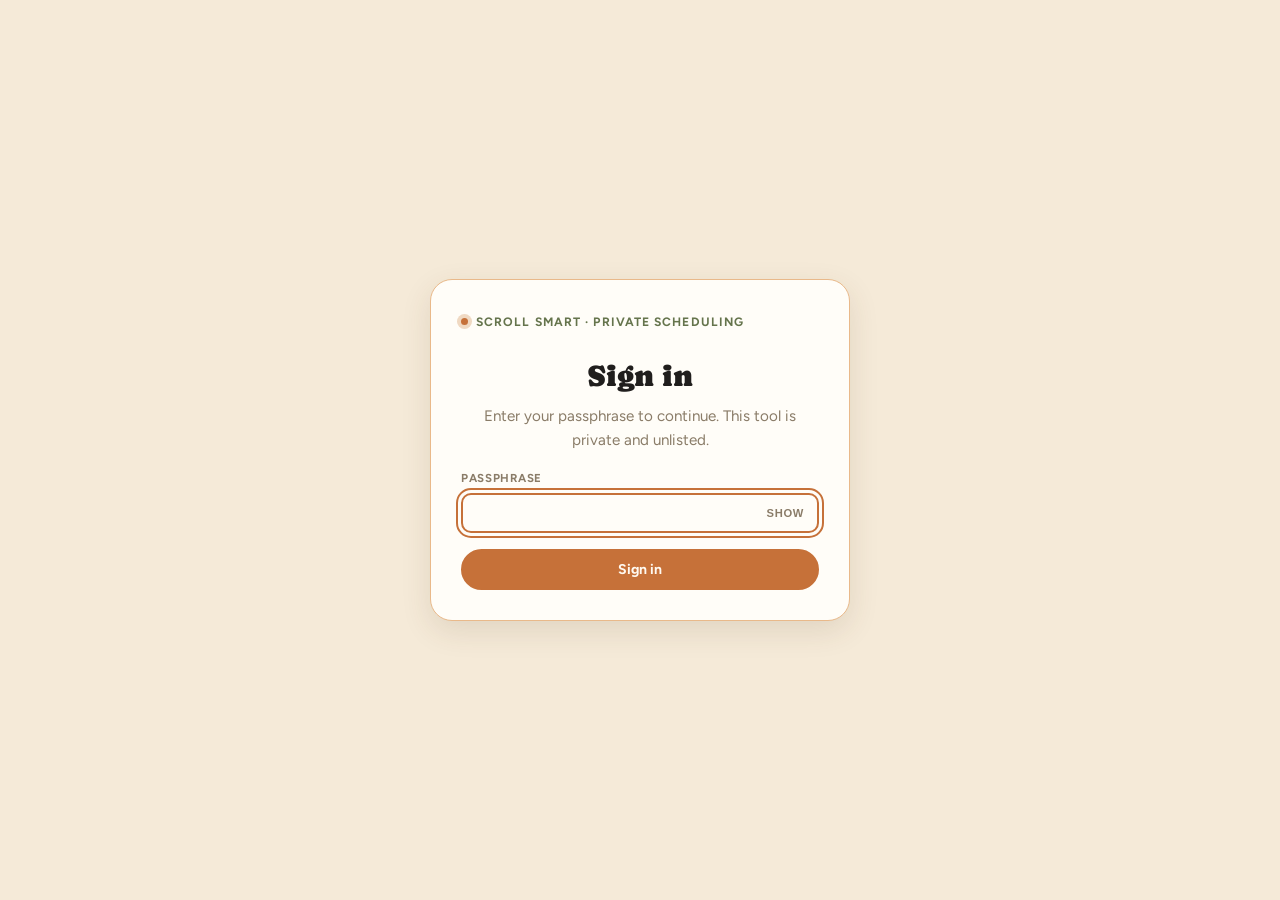
<file: scheduling/index.html>
<!DOCTYPE html>
<html lang="en">
<head>
<meta charset="UTF-8" />
<meta name="viewport" content="width=device-width, initial-scale=1.0" />
<title>Schedule Sync — unlisted</title>
<meta name="robots" content="noindex, nofollow" />
<meta name="description" content="Private scheduling tool. Not part of the public Scroll Smart site." />
<link rel="icon" href="../favicon.svg" />
<link rel="preconnect" href="https://fonts.googleapis.com" />
<link rel="preconnect" href="https://fonts.gstatic.com" crossorigin />
<link href="https://fonts.googleapis.com/css2?family=Caprasimo&family=Figtree:wght@400;500;600;700&family=Caveat:wght@400;600&display=swap" rel="stylesheet" />
<link rel="stylesheet" href="../site.css" />
<style>
/* ============================================================
   Scroll Smart — scheduling tool, Organic theme.

   Palette, fonts and base tokens come from ../site.css. Everything below is
   specific to this tool.

   This is a RETHEME, not a rewrite: every class name is unchanged from the
   previous dark theme, because the ~830 lines of app JS below depend on them
   (.active, .booked, .row-invalid, .save-status.ok/.err, .rows-empty, and the
   markup the renderers emit). All existing features are intact — date
   overrides, self-service change-password, booking requests, and the
   school-side my-bookings list.
   ============================================================ */
:root{
  --radius-lg:22px; --radius-md:14px; --radius-sm:10px; --radius-pill:999px;
  --font-head:Caprasimo,Georgia,serif;
  --font-body:Figtree,system-ui,-apple-system,sans-serif;
  --ink:var(--text); --ink-soft:var(--n-700);
  --ease-out:cubic-bezier(.22,1,.36,1);
  /* two-person colour coding, shared by the editors, calendar and legend */
  --who-a:var(--sage); --who-b:var(--acc);
  /* Compatibility aliases. The markup colours the legend swatches and the
     editor heading dots with inline var(--teal)/var(--violet)/var(--coral)/
     var(--sky) from the old dark theme. Remapping them here keeps that markup
     working — without these the swatches render transparent. --teal and
     --violet must stay in step with --who-a / --who-b above. */
  --teal:var(--sage); --violet:var(--acc); --coral:var(--acc-600); --sky:var(--sage-700);
}
*,*::before,*::after{box-sizing:border-box;margin:0;padding:0}
html{color-scheme:light}
body{font-family:var(--font-body);font-size:16px;line-height:1.6;color:var(--text);
  background:var(--bg);min-height:100vh;-webkit-font-smoothing:antialiased}
img,svg{display:block;max-width:100%}
h1,h2,h3{font-family:var(--font-head);font-weight:400;line-height:1.15}
::selection{background:var(--acc-300)}
:focus-visible{outline:2px solid var(--acc);outline-offset:3px;border-radius:6px}
[hidden]{display:none !important}

/* .wrap is redefined here — site.css's version is a plain block, this page
   needs a flex column. Declared after the <link>, so it wins at every width;
   that also means the phone gutters have to be repeated here. */
.wrap{width:100%;max-width:1160px;margin-inline:auto;padding:48px 32px 80px;
  display:flex;flex-direction:column;gap:26px}
@media (max-width:640px){.wrap{padding:32px 20px 56px}}
@media (max-width:380px){.wrap{padding:28px 16px 48px}}

/* ---------- cards ---------- */
.glass{background:var(--paper);border:1px solid var(--acc-200);
  border-radius:var(--radius-lg);box-shadow:var(--shadow-sm)}
.glass-strong{background:var(--paper);border:1px solid var(--acc-300);
  border-radius:var(--radius-lg);box-shadow:var(--shadow-md)}

/* ---------- login ---------- */
.login-wrap{min-height:100vh;display:grid;place-items:center;padding:24px}
.login-card{width:min(420px,100%);padding:32px 30px 30px;display:flex;flex-direction:column;gap:16px;text-align:center}
.login-card h1{font-size:1.9rem}
.login-card .sub{color:var(--n-600);font-size:.95rem;margin-top:-6px}
.login-card .field{text-align:left}
.login-err{color:var(--acc-700);font-size:.9rem;font-weight:600}

/* ---------- hero ---------- */
header.hero{padding-top:8px;text-align:center}
.hero-top{display:flex;flex-direction:column;align-items:center;gap:18px}
.session{display:flex;align-items:center;justify-content:center;gap:12px;flex-wrap:wrap}
.whoami{font-size:.86rem;color:var(--n-600)}
.whoami .role{font-family:var(--font-head);color:var(--sage-700);text-transform:capitalize}
.eyebrow{font-family:var(--font-body);font-size:.76rem;font-weight:700;letter-spacing:.09em;
  text-transform:uppercase;color:var(--sage-700);display:inline-flex;align-items:center;gap:8px;margin-bottom:12px}
.eyebrow::before{content:"";width:7px;height:7px;border-radius:50%;background:var(--acc);
  box-shadow:0 0 0 4px var(--acc-200);flex:none}
h1{font-size:clamp(1.7rem,1.2rem + 2vw,2.6rem);max-width:20ch;margin-inline:auto}
.grad-text{color:var(--acc-700)}
.hero .sub{margin-top:14px;color:var(--n-700);max-width:62ch;margin-inline:auto;font-size:1rem}
.app-error{margin-top:14px;color:var(--acc-700);font-weight:600;font-size:.92rem}

/* ---------- controls ---------- */
.controls{padding:20px 22px}
.control-row{display:flex;flex-wrap:wrap;gap:18px 30px;align-items:flex-end;justify-content:center}
.field{display:flex;flex-direction:column;gap:6px}
.field span.lbl{font-size:.72rem;font-weight:700;text-transform:uppercase;letter-spacing:.06em;color:var(--n-600)}
input[type=text],input[type=password],input[type=number],input[type=time],input[type=date],select{
  font-family:var(--font-body);font-size:.95rem;color:var(--text);
  background:var(--paper);border:2px solid var(--acc-200);
  border-radius:var(--radius-sm);padding:9px 12px;min-width:0}
input:focus-visible,select:focus-visible{border-color:var(--acc)}
input[type=number]{width:86px}
input[type=time]{width:auto}
input:disabled,select:disabled{opacity:.6;cursor:default;background:var(--acc-100)}
input::placeholder{color:var(--n-500)}
/* show / hide password toggle */
.pw-wrap{position:relative;display:flex}
.pw-wrap input{flex:1;padding-right:64px}
.pw-reveal{position:absolute;right:6px;top:50%;transform:translateY(-50%);
  background:none;border:0;color:var(--n-600);font-size:.7rem;font-weight:700;
  text-transform:uppercase;letter-spacing:.06em;cursor:pointer;padding:6px 9px;border-radius:var(--radius-sm)}
.pw-reveal:hover{color:var(--acc-700)}
.buffer-wrap{display:flex;align-items:center;gap:8px}
.buffer-wrap span.suffix{font-size:.88rem;color:var(--n-600)}

/* ---------- buttons ---------- */
.btn{display:inline-flex;align-items:center;justify-content:center;gap:8px;
  font-family:var(--font-body);font-weight:700;font-size:.88rem;
  padding:10px 18px;border-radius:var(--radius-pill);border:2px solid transparent;cursor:pointer;
  transition:transform .2s var(--ease-out),background .2s,border-color .2s,opacity .2s}
.btn-ghost{color:var(--n-700);background:transparent;border-color:var(--acc-300)}
.btn-ghost:hover{transform:translateY(-1px);background:var(--acc-100);border-color:var(--acc)}
.btn-primary{color:#fff9f0;background:var(--acc);border-color:var(--acc)}
.btn-primary:hover{transform:translateY(-1px);background:var(--acc-600);border-color:var(--acc-600)}
.btn:disabled{opacity:.45;cursor:default;transform:none}

/* ---------- weekly editors ---------- */
.editors{display:grid;grid-template-columns:1fr 1fr;gap:20px}
.editor{padding:20px 20px 22px}
.editor h2{font-size:1.15rem;display:flex;align-items:center;gap:9px;margin-bottom:4px}
.editor h2 .dot{width:10px;height:10px;border-radius:50%;flex:none}
.editor .cap{font-size:.82rem;color:var(--n-600);margin-bottom:14px}
.editor.readonly{opacity:1}
.editor.readonly .cap{color:var(--sage-700)}
.col-labels{display:grid;grid-template-columns:78px 100px 100px 1fr 26px;gap:8px;font-size:.66rem;
  color:var(--n-600);text-transform:uppercase;letter-spacing:.05em;padding:0 2px 6px;font-weight:700}
.rows{display:flex;flex-direction:column;gap:8px}
.row{display:grid;grid-template-columns:78px 100px 100px 1fr 26px;gap:8px;align-items:center}
.editor.readonly .col-labels,.editor.readonly .row{grid-template-columns:78px 100px 100px 1fr}
.row select{padding:9px 6px;font-size:.82rem}
.row.row-invalid input[type=time]{border-color:var(--acc-600);background:#fbe9e0}
/* Not scoped to .row: the booking and override lists also render a
   className="del bcancel" button, which the old `.row .del` selector missed
   entirely — those cancel buttons rendered as bare unstyled boxes. */
.del{width:26px;height:26px;border-radius:50%;border:2px solid var(--acc-200);
  background:var(--paper);color:var(--n-600);cursor:pointer;font-size:.85rem;line-height:1;
  display:flex;align-items:center;justify-content:center;flex:none;padding:0}
.del:hover{color:var(--acc-700);border-color:var(--acc);background:var(--acc-100)}
.editor .add-row{margin-top:14px}
.save-bar{display:flex;align-items:center;gap:14px;margin-top:16px;flex-wrap:wrap}
.save-status{font-size:.85rem;color:var(--n-600)}
.save-status.ok{color:var(--sage-700);font-weight:600}
.save-status.err{color:var(--acc-700);font-weight:600}
.rows-empty{color:var(--n-600);font-size:.85rem;padding:4px 2px}

/* ---------- calendar ---------- */
.grid-section{padding:24px 22px 26px}
.grid-section h2{font-size:1.25rem;margin-bottom:4px;text-align:center}
.grid-section .cap{color:var(--n-600);font-size:.88rem;margin-bottom:16px;text-align:center}
.legend{display:flex;flex-wrap:wrap;gap:16px;justify-content:center;margin-bottom:16px;font-size:.82rem;color:var(--n-700)}
.legend .item{display:flex;align-items:center;gap:7px}
.legend .swatch{width:13px;height:13px;border-radius:4px;flex:none}

.grid-scroll{overflow-x:auto;padding-bottom:6px}
.cal-grid{display:flex;min-width:780px}
.time-gutter{flex:none;width:52px;position:relative}
.time-gutter .hd{height:30px}
.time-gutter .track{position:relative}
.time-gutter .lbl{position:absolute;right:6px;left:0;text-align:right;font-size:.66rem;
  color:var(--n-500);white-space:nowrap;transform:translateY(-50%)}

.day-col{flex:1 1 0;min-width:104px;border-left:1.5px solid var(--acc-100);position:relative}
.day-col .hd{height:30px;display:flex;align-items:center;justify-content:center;
  font-weight:700;font-size:.78rem;color:var(--n-700)}
.day-col .track{position:relative}
.hour-line{position:absolute;left:0;right:0;height:1px;background:var(--acc-100)}

/* mutually-free window — matches the dashed style on the school booking page */
.window-band{position:absolute;left:2px;right:2px;border-radius:8px;z-index:1;
  background:var(--acc-100);border:2px dashed var(--acc-300);overflow:hidden}
.window-band .wl{position:sticky;top:3px;font-size:.6rem;font-weight:700;color:var(--acc-700);
  padding:2px 5px;display:inline-block}

.ev{position:absolute;border-radius:7px;padding:3px 5px;overflow:hidden;z-index:2;
  font-size:.64rem;line-height:1.25;color:#fffdf8;font-weight:700}
.ev.a{background:var(--who-a)}
.ev.b{background:var(--who-b)}
.ev .name{display:block;overflow:hidden;text-overflow:ellipsis;white-space:nowrap}

/* ---------- results ---------- */
.results{padding:22px}
.results h2{font-size:1.25rem;margin-bottom:4px;text-align:center}
.results .cap{color:var(--n-600);font-size:.88rem;margin-bottom:14px;text-align:center}
.wlist{display:flex;flex-direction:column;gap:9px}
.witem{display:flex;align-items:center;gap:14px;padding:12px 14px;border-radius:var(--radius-md);
  background:var(--acc-100);border:1px solid var(--acc-200);flex-wrap:wrap}
.witem .day{font-family:var(--font-head);font-size:.86rem;width:112px;flex:none;color:var(--acc-700)}
.witem .range{font-size:.9rem;flex:1;min-width:180px}
.witem .usable{font-size:.8rem;color:var(--n-600)}
.empty{color:var(--n-600);font-size:.92rem;padding:6px 4px 4px;text-align:center}

footer{text-align:center;color:var(--n-600);font-size:.8rem;padding-top:4px}

/* ---------- bookings ---------- */
.bookings{padding:22px}
.bookings-head{display:flex;align-items:center;justify-content:space-between;gap:12px;margin-bottom:14px;flex-wrap:wrap}
.bookings-head h2{font-size:1.25rem;display:flex;align-items:center;gap:10px}
.badge{font-family:var(--font-body);font-size:.72rem;font-weight:700;color:#fff9f0;
  background:var(--acc);padding:2px 10px;border-radius:var(--radius-pill)}
.blist{display:flex;flex-direction:column;gap:9px}
.bitem{display:flex;align-items:center;gap:12px;padding:12px 14px;border-radius:var(--radius-md);
  background:var(--acc-100);border:1px solid var(--acc-200);flex-wrap:wrap}
.bitem.unread{border-color:var(--acc);background:#fbeee0}
.bitem .bwhen{font-family:var(--font-head);font-size:.88rem;color:var(--acc-700)}
.bitem .bwho{font-weight:700}
.bitem .bago{color:var(--n-600);font-size:.78rem;margin-left:auto}
.bitem .bcancel{margin-left:4px}
.bitem .bnote{flex-basis:100%;color:var(--n-700);font-size:.88rem}
.book-btn{margin-left:auto;padding:8px 16px}
.book-form{flex-basis:100%;display:flex;gap:8px;margin-top:10px;flex-wrap:wrap;align-items:center}
.book-form input{flex:1 1 220px}
.book-status{font-size:.85rem;color:var(--n-600)}
.book-status.ok{color:var(--sage-700);font-weight:600}
.book-status.err{color:var(--acc-700);font-weight:600}
.witem.booked{opacity:.6}

/* ---------- week navigation ---------- */
.week-nav{display:flex;align-items:center;justify-content:center;gap:12px;margin-bottom:14px;flex-wrap:wrap}
.week-nav .wk-btn{width:36px;height:36px;border-radius:50%;border:2px solid var(--acc-300);
  background:var(--paper);color:var(--n-700);cursor:pointer;font-size:.95rem;line-height:1;
  display:flex;align-items:center;justify-content:center}
.week-nav .wk-btn:hover{background:var(--acc-100)}
.week-nav .wk-btn:disabled{opacity:.35;cursor:default}
.week-nav .wk-label{font-family:var(--font-head);font-size:1rem}
.week-nav .wk-today{margin-left:2px}

/* ---------- date overrides (admin) ---------- */
.overrides{padding:22px}
.overrides h2{font-size:1.25rem;margin-bottom:4px;text-align:center}
.overrides .cap{color:var(--n-600);font-size:.88rem;margin-bottom:14px;text-align:center;max-width:70ch;margin-inline:auto}
.ov-list{display:flex;flex-direction:column;gap:8px;margin-bottom:16px}
.ov-item{display:flex;align-items:center;gap:12px;padding:10px 14px;border-radius:var(--radius-md);
  background:var(--acc-100);border:1px solid var(--acc-200);flex-wrap:wrap}
.ov-item .ov-range{font-family:var(--font-head);font-size:.88rem}
.ov-item .ov-type{font-size:.72rem;font-weight:700;padding:3px 11px;border-radius:var(--radius-pill)}
.ov-item .ov-type.free{color:#fff9f0;background:var(--sage)}
.ov-item .ov-type.blocked{color:#fff9f0;background:var(--acc-600)}
.ov-item .ov-label{color:var(--n-700);font-size:.88rem;flex:1;min-width:120px}
.ov-form{display:flex;flex-wrap:wrap;gap:12px 16px;align-items:flex-end;justify-content:center}
.ov-status{font-size:.85rem;color:var(--n-600)}
.ov-status.err{color:var(--acc-700);font-weight:600}

/* ---------- format toggle (school) ---------- */
.fmt-toggle{display:inline-flex;border:2px solid var(--acc-300);border-radius:var(--radius-pill);overflow:hidden;background:var(--paper)}
.fmt-toggle button{font-family:var(--font-body);font-weight:700;font-size:.86rem;padding:9px 18px;
  background:transparent;border:none;color:var(--n-700);cursor:pointer}
.fmt-toggle button.active{background:var(--sage);color:#fff9f0}
.fmt-toggle button:disabled{opacity:.38;cursor:not-allowed}
.fmt-note{font-size:.82rem;color:var(--n-600)}

/* ---------- change password ---------- */
.changepw{padding:22px}
.changepw h2{font-size:1.25rem;margin-bottom:14px;text-align:center}
.changepw-form{display:flex;flex-wrap:wrap;gap:14px 20px;align-items:flex-end;justify-content:center}
.changepw-form .field{min-width:180px}
.changepw-actions{display:flex;align-items:center;gap:12px;flex-wrap:wrap;justify-content:center}

/* ---------- role-based visibility ---------- */
body[data-role="school"] #controls,
body[data-role="school"] #editors{display:none}

@media (max-width:820px){.editors{grid-template-columns:1fr}}
@media (max-width:640px){
  .col-labels,.row{grid-template-columns:64px 88px 88px 1fr 24px;gap:5px}
  .editor.readonly .col-labels,.editor.readonly .row{grid-template-columns:64px 88px 88px 1fr}
  .bookings-head{justify-content:center;text-align:center}
  .bitem .bago{margin-left:0}
  .book-btn{margin-left:0}
}
@media (prefers-reduced-motion:reduce){
  .btn{transition-duration:.01s}.btn-ghost:hover,.btn-primary:hover{transform:none}
}
</style>
</head>
<body>

<!-- ============ LOGIN ============ -->
<div class="login-wrap" id="loginView" hidden>
  <form class="login-card glass-strong" id="loginForm" autocomplete="on">
    <p class="eyebrow">Scroll Smart · Private scheduling</p>
    <h1>Sign in</h1>
    <p class="sub">Enter your passphrase to continue. This tool is private and unlisted.</p>
    <label class="field">
      <span class="lbl">Passphrase</span>
      <div class="pw-wrap">
        <input type="password" id="pw" name="password" autocomplete="current-password" required>
        <button type="button" class="pw-reveal" id="pwReveal" aria-label="Show password" aria-pressed="false">Show</button>
      </div>
    </label>
    <button class="btn btn-primary" type="submit" id="loginBtn">Sign in</button>
    <p class="login-err" id="loginErr" role="alert" hidden></p>
  </form>
</div>

<!-- ============ APP ============ -->
<main class="wrap" id="appView" hidden>

  <header class="hero">
    <div class="hero-top">
      <div>
        <p class="eyebrow">Scroll Smart · Private scheduling</p>
        <h1>Find a time that works <span class="grad-text">for both of you.</span></h1>
      </div>
      <div class="session">
        <span class="whoami" id="whoami"></span>
        <button class="btn btn-ghost" id="changePwBtn" type="button">Change password</button>
        <button class="btn btn-ghost" id="logoutBtn" type="button">Log out</button>
      </div>
    </div>
    <p class="sub" id="heroSub"></p>
    <p class="app-error" id="appError" hidden></p>
  </header>

  <section class="glass changepw" id="changePwSection" hidden>
    <h2>Change your password</h2>
    <form class="changepw-form" id="changePwForm" autocomplete="off">
      <label class="field"><span class="lbl">Current password</span><input type="password" id="curPw" autocomplete="current-password" required></label>
      <label class="field"><span class="lbl">New password</span><input type="password" id="newPw" autocomplete="new-password" minlength="8" required></label>
      <label class="field"><span class="lbl">Confirm new password</span><input type="password" id="newPw2" autocomplete="new-password" minlength="8" required></label>
      <div class="changepw-actions">
        <button class="btn btn-primary" type="submit" id="changePwSubmit">Update password</button>
        <button class="btn btn-ghost" type="button" id="changePwCancel">Cancel</button>
        <span class="save-status" id="changePwStatus"></span>
      </div>
    </form>
  </section>

  <section class="glass bookings" id="bookingsSection" hidden>
    <div class="bookings-head">
      <h2>Booking requests <span class="badge" id="bookingBadge" hidden></span></h2>
      <button class="btn btn-ghost" id="seenBtn" type="button">Mark all as read</button>
    </div>
    <div class="blist" id="bookingList"></div>
  </section>

  <section class="controls glass" id="controls">
    <div class="control-row">
      <label class="field"><span class="lbl">Round-trip travel buffer (in-person)</span>
        <span class="buffer-wrap"><input type="number" id="buffer" value="60" min="0" max="240" step="5"><span class="suffix">min</span></span>
      </label>
      <div class="field"><span class="lbl">Window shown</span><span style="font-size:.85rem;color:var(--ink-soft);padding:9px 0;">8:00 AM – 9:00 PM</span></div>
    </div>
  </section>

  <section class="glass overrides" id="overridesSection" hidden>
    <h2>Calendar periods</h2>
    <p class="cap">Mark date ranges as fully available or unavailable — they take priority over the weekly class schedules (e.g. summer break, exam weeks, trips).</p>
    <div class="ov-list" id="ovList"></div>
    <div class="ov-form">
      <label class="field"><span class="lbl">From</span><input type="date" id="ovFrom"></label>
      <label class="field"><span class="lbl">To</span><input type="date" id="ovTo"></label>
      <label class="field"><span class="lbl">Type</span>
        <select id="ovType"><option value="free">Fully available</option><option value="blocked">Unavailable</option></select>
      </label>
      <label class="field" style="flex:1;min-width:160px;"><span class="lbl">Label (optional)</span><input type="text" id="ovLabel" maxlength="60" placeholder="e.g. Summer break"></label>
      <button type="button" class="btn btn-primary" id="ovAdd">Add period</button>
      <span class="ov-status" id="ovStatus"></span>
    </div>
  </section>

  <section class="controls glass" id="schoolControls" hidden>
    <div class="control-row">
      <div class="field"><span class="lbl">Presentation format</span>
        <span class="fmt-toggle" role="group" aria-label="Presentation format">
          <button type="button" id="fmtInPerson" class="active">In-person</button>
          <button type="button" id="fmtVirtual">Virtual</button>
        </span>
      </div>
      <div class="field"><span class="lbl">&nbsp;</span><span class="fmt-note" id="fmtNote">In-person visits include our round-trip travel time, so usable windows are shorter.</span></div>
    </div>
  </section>

  <section class="editors" id="editors">
    <div class="editor glass" id="editorA" data-person="a">
      <h2><span class="dot" style="background:var(--teal)"></span><span id="hdA">Your</span> classes</h2>
      <p class="cap" id="capA">Your class times — edits are saved when you press Save changes.</p>
      <div class="col-labels"><span>Day</span><span>Start</span><span>End</span><span>What</span><span></span></div>
      <div class="rows" id="rowsA"></div>
      <button type="button" class="btn btn-ghost add-row" data-target="a">+ Add class</button>
      <div class="save-bar">
        <button type="button" class="btn btn-primary" id="saveBtn">Save changes</button>
        <span class="save-status" id="saveStatus"></span>
      </div>
    </div>
    <div class="editor glass readonly" id="editorB" data-person="b">
      <h2><span class="dot" style="background:var(--violet)"></span><span id="hdB">Their</span> classes</h2>
      <p class="cap" id="capB">Read-only.</p>
      <div class="col-labels"><span>Day</span><span>Start</span><span>End</span><span>What</span></div>
      <div class="rows" id="rowsB"></div>
    </div>
  </section>

  <section class="grid-section glass-strong" id="gridSection">
    <h2>Week at a glance</h2>
    <p class="cap">Highlighted bands mark windows when both of you are available, with travel time already deducted.</p>
    <div class="week-nav">
      <button type="button" class="wk-btn" id="wkPrev" aria-label="Previous week">‹</button>
      <span class="wk-label" id="wkLabel"></span>
      <button type="button" class="wk-btn" id="wkNext" aria-label="Next week">›</button>
      <button type="button" class="btn btn-ghost wk-today" id="wkToday">This week</button>
    </div>
    <div class="legend" id="legend">
      <span class="item" id="legItemA"><span class="swatch" style="background:var(--teal)"></span><span id="legA">You</span></span>
      <span class="item" id="legItemB"><span class="swatch" style="background:var(--violet)"></span><span id="legB">Them</span></span>
      <span class="item"><span class="swatch" style="background:var(--acc-100);border:1.5px dashed var(--acc-300)"></span><span id="legWin">Good window to meet</span></span>
    </div>
    <div class="grid-scroll">
      <div class="cal-grid" id="calGrid"></div>
    </div>
  </section>

  <section class="results glass">
    <h2>Available windows this week</h2>
    <p class="cap" id="resultsCap"></p>
    <div class="wlist" id="windowList"></div>
  </section>

  <section class="glass bookings" id="myBookingsSection" hidden>
    <div class="bookings-head">
      <h2>Your requests</h2>
    </div>
    <div class="blist" id="myBookingList"></div>
  </section>

  <footer>
    <p>This page is unlisted and is not linked from the public Scroll Smart site.</p>
  </footer>

</main>

<script>
(function(){
  // ---------- API base: local worker in dev, deployed worker in prod ----------
  var API_BASE = (location.hostname === 'localhost' || location.hostname === '127.0.0.1')
    ? 'http://localhost:8787'
    : 'https://scroll-smart-api.neilgupta999.workers.dev'; // deployed worker (see worker/DEPLOY.md)

  var TOKEN_KEY = 'ss_sched_token';
  var token = null;
  try { token = localStorage.getItem(TOKEN_KEY) || null; } catch (e) { token = null; }
  var session = null;                 // { role, name, schoolId? }
  var nameA = 'You', nameB = 'Them';  // display names for the two schedule owners

  // ---------- small fetch helper: returns { ok(network), status, body } ----------
  function api(path, opts){
    opts = opts || {};
    var headers = opts.headers || {};
    if (token) headers['Authorization'] = 'Bearer ' + token;
    var init = { method: opts.method || 'GET', headers: headers };
    if (opts.body !== undefined){ headers['Content-Type'] = 'application/json'; init.body = JSON.stringify(opts.body); }
    return fetch(API_BASE + path, init).then(function(r){
      return r.json().catch(function(){ return {}; }).then(function(j){ return { ok:true, status:r.status, body:j }; });
    }).catch(function(){ return { ok:false, status:0, body:{ error:'Could not reach the scheduling server. Is it running?' } }; });
  }

  // ---------- constants + calc (mirrors worker/src/index.js exactly) ----------
  var DAYS = [
    {label:'Mon', full:'Monday'},   {label:'Tue', full:'Tuesday'},
    {label:'Wed', full:'Wednesday'},{label:'Thu', full:'Thursday'},
    {label:'Fri', full:'Friday'},   {label:'Sat', full:'Saturday'},
    {label:'Sun', full:'Sunday'}
  ];
  var DAY_START = 8*60, DAY_END = 21*60;
  var SCALE = 0.75, COL_H = (DAY_END-DAY_START)*SCALE;

  var uidCounter = 1;
  function uid(){ return 'r' + (uidCounter++); }
  function mk(day,start,end,label){ return {id:uid(), day:day, start:start, end:end, label:label}; }

  var eventsA = [];  // logged-in admin's own classes (editable, left)
  var eventsB = [];  // the other admin's classes (read-only, right)

  function toMin(hhmm){
    if(!hhmm) return null;
    var parts = String(hhmm).split(":");
    var h = Number(parts[0]), m = Number(parts[1]);
    if(isNaN(h) || isNaN(m)) return null;
    return h*60+m;
  }
  function fmt12(mins){
    var h = Math.floor(mins/60), m = mins%60;
    var h12 = h%12; if(h12===0) h12=12;
    return h12+":"+String(m).padStart(2,"0")+" "+(h<12?"AM":"PM");
  }
  function fmtDur(mins){
    var h = Math.floor(mins/60), m = mins%60;
    if(h && m) return h+"h "+m+"m";
    if(h) return h+"h";
    return m+"m";
  }
  function hhmm(mins){ var h=Math.floor(mins/60), m=mins%60; return String(h).padStart(2,"0")+":"+String(m).padStart(2,"0"); }
  function fmtAgo(ts){
    var s = Math.max(0, Math.floor(Date.now()/1000) - ts);
    if(s<60) return "just now";
    if(s<3600) return Math.floor(s/60)+" min ago";
    if(s<86400) return Math.floor(s/3600)+" hr ago";
    return Math.floor(s/86400)+" days ago";
  }

  // ---------- calendar dates ----------
  function todayStr(){
    var d = new Date();
    return d.getFullYear()+"-"+String(d.getMonth()+1).padStart(2,"0")+"-"+String(d.getDate()).padStart(2,"0");
  }
  function addDaysStr(s,n){
    var d = new Date(s+"T12:00:00");
    d.setDate(d.getDate()+n);
    return d.getFullYear()+"-"+String(d.getMonth()+1).padStart(2,"0")+"-"+String(d.getDate()).padStart(2,"0");
  }
  function dayIdxOf(s){ return (new Date(s+"T12:00:00").getDay()+6)%7; } // 0=Mon..6=Sun
  function mondayOf(s){ return addDaysStr(s, -dayIdxOf(s)); }
  function fmtDateShort(s){ return new Date(s+"T12:00:00").toLocaleDateString(undefined,{month:'short',day:'numeric'}); }
  function fmtDateLong(s){ return new Date(s+"T12:00:00").toLocaleDateString(undefined,{weekday:'short',month:'short',day:'numeric'}); }
  function findOverride(list, date){
    for(var i=0;i<list.length;i++){ if(list[i].from<=date && date<=list[i].to) return list[i]; }
    return null;
  }

  // week navigation state (shared by both roles)
  var WEEKS_AHEAD = 26;                       // how far schools can browse/book (~6 months, reaches December)
  var weekStart = mondayOf(todayStr());       // Monday of the currently shown week
  var overrides = [];                         // admin: date-range overrides
  var schoolData = null;                      // school: {buffer, windows:[...]} from the server
  var schoolFormat = 'in-person';             // school: chosen presentation format

  function renderWeekNav(){
    var lbl = document.getElementById('wkLabel');
    lbl.textContent = fmtDateLong(weekStart) + " – " + fmtDateLong(addDaysStr(weekStart,6));
    var minWeek = mondayOf(todayStr());
    var maxWeek = addDaysStr(minWeek, 7*(WEEKS_AHEAD-1));
    document.getElementById('wkPrev').disabled = weekStart <= minWeek;
    document.getElementById('wkNext').disabled = weekStart >= maxWeek;
  }
  function shiftWeek(n){
    var minWeek = mondayOf(todayStr());
    var maxWeek = addDaysStr(minWeek, 7*(WEEKS_AHEAD-1));
    var next = addDaysStr(weekStart, 7*n);
    if(next < minWeek) next = minWeek;
    if(next > maxWeek) next = maxWeek;
    weekStart = next;
    rerenderForRole();
  }
  function rerenderForRole(){
    renderWeekNav();
    if(document.body.dataset.role === 'admin') renderGrid();
    else if(document.body.dataset.role === 'school') renderSchoolWeek();
  }
  function mergeIntervals(list){
    var sorted = list.slice().sort(function(a,b){ return a.start-b.start; });
    var out = [];
    for(var i=0;i<sorted.length;i++){
      var iv = sorted[i]; var last = out[out.length-1];
      if(last && iv.start <= last.end) last.end = Math.max(last.end, iv.end);
      else out.push({start:iv.start, end:iv.end});
    }
    return out;
  }
  function freeIntervals(busy, winStart, winEnd){
    var merged = mergeIntervals(busy).filter(function(b){ return b.end>winStart && b.start<winEnd; });
    var free = []; var cursor = winStart;
    for(var i=0;i<merged.length;i++){
      var b = merged[i]; var s = Math.max(b.start,winStart), e = Math.min(b.end,winEnd);
      if(s>cursor) free.push({start:cursor,end:s});
      cursor = Math.max(cursor,e);
    }
    if(cursor<winEnd) free.push({start:cursor,end:winEnd});
    return free;
  }
  function intersectFree(freeA, freeB){
    var out = [];
    for(var i=0;i<freeA.length;i++) for(var j=0;j<freeB.length;j++){
      var a = freeA[i], b = freeB[j];
      var s = Math.max(a.start,b.start), e = Math.min(a.end,b.end);
      if(e>s) out.push({start:s,end:e});
    }
    return out;
  }
  function assignLanes(events){
    var sorted = events.slice().sort(function(a,b){ return a.start-b.start; });
    var laneEnds = []; var placed = [];
    for(var i=0;i<sorted.length;i++){
      var ev = sorted[i]; var li = -1;
      for(var k=0;k<laneEnds.length;k++){ if(laneEnds[k]<=ev.start){ li=k; break; } }
      if(li===-1){ li = laneEnds.length; laneEnds.push(0); }
      laneEnds[li] = ev.end;
      var copy = {}; for(var key in ev) copy[key]=ev[key];
      copy.lane = li; placed.push(copy);
    }
    for(var p=0;p<placed.length;p++) placed[p].totalLanes = laneEnds.length;
    return placed;
  }
  function validEvents(list){
    var out = [];
    for(var i=0;i<list.length;i++){
      var e = list[i]; var s = toMin(e.start), en = toMin(e.end);
      if(s!==null && en!==null && en>s) out.push({id:e.id, day:e.day, label:e.label, s:s, en:en});
    }
    return out;
  }

  // ---------- editor rendering ----------
  function renderRows(containerId, list, editable){
    var el = document.getElementById(containerId);
    el.innerHTML = "";
    if(list.length === 0){
      var empty = document.createElement('p');
      empty.className = 'rows-empty';
      empty.textContent = editable ? 'No classes yet — add one below.' : 'No classes on file.';
      el.appendChild(empty);
      return;
    }
    list.forEach(function(ev){
      var row = document.createElement("div");
      row.className = "row"; row.dataset.id = ev.id;
      var sMin = toMin(ev.start), eMin = toMin(ev.end);
      if(sMin===null || eMin===null || eMin<=sMin) row.classList.add('row-invalid');

      var daySel = document.createElement("select");
      daySel.setAttribute("aria-label","Day"); daySel.dataset.field = "day";
      DAYS.forEach(function(d,i){
        var opt = document.createElement("option");
        opt.value = i; opt.textContent = d.label;
        if(i===ev.day) opt.selected = true;
        daySel.appendChild(opt);
      });

      var startInp = document.createElement("input");
      startInp.type="time"; startInp.value=ev.start; startInp.dataset.field="start";
      startInp.setAttribute("aria-label","Start time");

      var endInp = document.createElement("input");
      endInp.type="time"; endInp.value=ev.end; endInp.dataset.field="end";
      endInp.setAttribute("aria-label","End time");

      var labelInp = document.createElement("input");
      labelInp.type="text"; labelInp.value=ev.label; labelInp.dataset.field="label";
      labelInp.placeholder="Class name"; labelInp.setAttribute("aria-label","Class name");

      row.appendChild(daySel); row.appendChild(startInp); row.appendChild(endInp); row.appendChild(labelInp);

      if(editable){
        var del = document.createElement("button");
        del.type="button"; del.className="del"; del.textContent="✕";
        del.setAttribute("aria-label","Remove this class"); del.dataset.action="delete";
        row.appendChild(del);
      } else {
        daySel.disabled = true; startInp.disabled = true; endInp.disabled = true; labelInp.disabled = true;
      }
      el.appendChild(row);
    });
  }

  function normalizeWindows(mutualByDay){
    // mutualByDay: array of {dayIdx, dayLabel, start, end, usable}
    return mutualByDay;
  }

  function buildGutter(grid){
    var gutter = document.createElement('div'); gutter.className = "time-gutter";
    var gHd = document.createElement('div'); gHd.className="hd"; gutter.appendChild(gHd);
    var gTrack = document.createElement('div'); gTrack.className="track"; gTrack.style.height = COL_H+"px";
    for(var h=8; h<=21; h++){
      var lbl = document.createElement('div'); lbl.className="lbl";
      lbl.style.top = ((h*60-DAY_START)*SCALE) + "px";
      var h12 = h%12; if(h12===0) h12=12;
      lbl.textContent = h12+(h<12?" AM":" PM");
      gTrack.appendChild(lbl);
    }
    gutter.appendChild(gTrack); grid.appendChild(gutter);
  }
  function buildDayColumn(grid, label){
    var col = document.createElement('div'); col.className = "day-col";
    var hd = document.createElement('div'); hd.className="hd"; hd.textContent = label; col.appendChild(hd);
    var track = document.createElement('div'); track.className = "track"; track.style.height = COL_H+"px";
    for(var h=8; h<=21; h++){
      var line = document.createElement('div'); line.className="hour-line";
      line.style.top = ((h*60-DAY_START)*SCALE)+"px"; track.appendChild(line);
    }
    col.appendChild(track); grid.appendChild(col);
    return track;
  }

  // Admin grid: the currently selected calendar week. Each date uses its
  // override (free/blocked) when one exists, else the weekly class schedules.
  function renderGrid(){
    var buffer = Math.max(0, Number(document.getElementById('buffer').value) || 0);
    var evA = validEvents(eventsA), evB = validEvents(eventsB);
    var grid = document.getElementById('calGrid');
    grid.innerHTML = "";
    buildGutter(grid);

    var weekWindows = [];
    DAYS.forEach(function(d, dayIdx){
      var date = addDaysStr(weekStart, dayIdx);
      var track = buildDayColumn(grid, d.label+" "+fmtDateShort(date));
      var o = findOverride(overrides, date);

      var busyA = [], busyB = [], mutual;
      if(o && o.type === 'blocked'){ mutual = []; }
      else if(o && o.type === 'free'){ mutual = [{start:DAY_START, end:DAY_END}]; }
      else {
        busyA = evA.filter(function(e){ return e.day===dayIdx; }).map(function(e){ return {start:e.s,end:e.en,label:e.label}; });
        busyB = evB.filter(function(e){ return e.day===dayIdx; }).map(function(e){ return {start:e.s,end:e.en,label:e.label}; });
        mutual = intersectFree(freeIntervals(busyA, DAY_START, DAY_END), freeIntervals(busyB, DAY_START, DAY_END));
      }

      mutual.forEach(function(w){
        var usable = (w.end - w.start) - buffer;
        if(usable > 0){
          weekWindows.push({date:date, dayIdx:dayIdx, start:w.start, end:w.end, usable:usable});
          var band = document.createElement('div'); band.className = "window-band";
          band.style.top = ((w.start-DAY_START)*SCALE)+"px"; band.style.height = ((w.end-w.start)*SCALE)+"px";
          band.title = fmtDateLong(date)+" "+fmt12(w.start)+"–"+fmt12(w.end)+" · up to "+fmtDur(usable)+" together after travel"+(o&&o.label?" · "+o.label:"");
          if((w.end-w.start)*SCALE >= 20){
            var wl = document.createElement('span'); wl.className="wl"; wl.textContent = fmtDur(usable); band.appendChild(wl);
          }
          track.appendChild(band);
        }
      });

      [{list:busyA, cls:'a', side:0}, {list:busyB, cls:'b', side:1}].forEach(function(group){
        assignLanes(group.list).forEach(function(ev){
          var block = document.createElement('div'); block.className = "ev " + group.cls;
          var top2 = (ev.start-DAY_START)*SCALE, bh2 = Math.max(14,(ev.end-ev.start)*SCALE);
          var halfW = 50, laneW = halfW/ev.totalLanes, left = group.side*halfW + ev.lane*laneW;
          block.style.top = top2+"px"; block.style.height = bh2+"px";
          block.style.left = "calc("+left+"% + 2px)"; block.style.width = "calc("+laneW+"% - 4px)";
          block.title = ev.label+" · "+fmt12(ev.start)+"–"+fmt12(ev.end);
          var nameSpan = document.createElement('span'); nameSpan.className="name"; nameSpan.textContent = ev.label;
          block.appendChild(nameSpan); track.appendChild(block);
        });
      });
    });

    renderSummary(weekWindows, buffer, false, false);
  }

  // School view: the selected calendar week, filtered by chosen format.
  // In-person deducts the travel buffer; virtual uses the full window.
  function schoolWindowsForWeek(){
    if(!schoolData) return [];
    var end = addDaysStr(weekStart, 6);
    var out = [];
    schoolData.windows.forEach(function(w){
      if(w.date < weekStart || w.date > end) return;
      var usable = schoolFormat === 'virtual' ? w.lengthMinutes : w.usableMinutes;
      if(usable > 0) out.push({date:w.date, dayIdx:dayIdxOf(w.date), start:w.start, end:w.end, usable:usable});
    });
    return out;
  }

  function renderSchoolWeek(){
    var windows = schoolWindowsForWeek();
    var grid = document.getElementById('calGrid');
    grid.innerHTML = "";
    buildGutter(grid);
    DAYS.forEach(function(d, dayIdx){
      var date = addDaysStr(weekStart, dayIdx);
      var track = buildDayColumn(grid, d.label+" "+fmtDateShort(date));
      windows.filter(function(w){ return w.date===date; }).forEach(function(w){
        var band = document.createElement('div'); band.className = "window-band";
        band.style.top = ((w.start-DAY_START)*SCALE)+"px"; band.style.height = ((w.end-w.start)*SCALE)+"px";
        band.title = fmtDateLong(date)+" "+fmt12(w.start)+"–"+fmt12(w.end)+" · up to "+fmtDur(w.usable)+(schoolFormat==='virtual'?" (virtual)":" after travel");
        if((w.end-w.start)*SCALE >= 20){
          var wl = document.createElement('span'); wl.className="wl"; wl.textContent = fmtDur(w.usable); band.appendChild(wl);
        }
        track.appendChild(band);
      });
    });
    renderSummary(windows, schoolData ? schoolData.buffer : 60, true, schoolFormat === 'virtual');
  }

  function renderSummary(windows, buffer, bookable, virtualMode){
    var el = document.getElementById('windowList');
    el.innerHTML = "";
    if(windows.length===0){
      var p = document.createElement('p'); p.className="empty";
      p.textContent = virtualMode
        ? "No shared availability this week — try another week with the arrows above."
        : "No window clears the "+buffer+"-minute travel buffer this week — try another week, or check virtual availability.";
      el.appendChild(p); return;
    }
    windows.slice().sort(function(a,b){ return (a.date<b.date?-1:a.date>b.date?1:0) || a.start-b.start; }).forEach(function(w){
      var item = document.createElement('div'); item.className="witem";
      var day = document.createElement('span'); day.className="day"; day.textContent = fmtDateLong(w.date);
      var range = document.createElement('span'); range.className="range";
      range.textContent = fmt12(w.start)+" – "+fmt12(w.end)+" free";
      var usableEl = document.createElement('span'); usableEl.className="usable";
      usableEl.textContent = "~"+fmtDur(w.usable)+(virtualMode ? " available (virtual)" : " available after travel");
      item.appendChild(day); item.appendChild(range); item.appendChild(usableEl);
      if(bookable){
        var bookBtn = document.createElement('button'); bookBtn.type="button";
        bookBtn.className="btn btn-primary book-btn"; bookBtn.textContent="Request booking";
        bookBtn.addEventListener('click', function(){ openBooking(item, w, bookBtn); });
        item.appendChild(bookBtn);
      }
      el.appendChild(item);
    });
  }

  // Inline booking form shown to schools when they request a window.
  // Sends the real calendar date plus format (from the page toggle) and audience size.
  function openBooking(item, w, bookBtn){
    if(item.querySelector('.book-form')) return;
    var form = document.createElement('div'); form.className="book-form";
    var size = document.createElement('input'); size.type="number"; size.min=1; size.max=5000;
    size.placeholder="Audience size (students)"; size.setAttribute('aria-label','Audience size');
    size.style.flex = "0 1 190px";
    var note = document.createElement('input'); note.type="text"; note.maxLength=280;
    note.placeholder="Optional note (e.g. preferred time, grade level)";
    var send = document.createElement('button'); send.type="button"; send.className="btn btn-primary";
    send.textContent = "Send " + schoolFormat + " request";
    var cancel = document.createElement('button'); cancel.type="button"; cancel.className="btn btn-ghost"; cancel.textContent="Cancel";
    var status = document.createElement('span'); status.className="book-status";
    send.addEventListener('click', function(){
      var n = parseInt(size.value, 10);
      if(isNaN(n) || n < 1 || n > 5000){
        status.className="book-status err"; status.textContent = "Please enter the expected audience size."; size.focus(); return;
      }
      send.disabled = true; status.className="book-status"; status.textContent="Sending…";
      api('/api/book', { method:'POST', body:{ date:w.date, start:hhmm(w.start), end:hhmm(w.end), format:schoolFormat, audienceSize:n, note:note.value } }).then(function(res){
        if(res.status===200 && res.body.ok){
          item.classList.add('booked');
          if(bookBtn){ bookBtn.disabled = true; bookBtn.textContent = "Requested ✓"; }
          form.innerHTML = "";
          var okEl = document.createElement('span'); okEl.className="book-status ok";
          okEl.textContent = "Request submitted — the Scroll Smart team will confirm shortly.";
          form.appendChild(okEl);
          loadMyBookings(); // reflect the new request in "Your requests"
        } else {
          send.disabled = false; status.className="book-status err";
          status.textContent = (res.body && res.body.error) || "Could not submit request. Please try again.";
        }
      });
    });
    cancel.addEventListener('click', function(){ form.remove(); });
    form.appendChild(size); form.appendChild(note); form.appendChild(send); form.appendChild(cancel); form.appendChild(status);
    item.appendChild(form);
    size.focus();
  }

  // ---------- bookings panel (admins) ----------
  var bookingPoll = null;

  function loadBookings(){
    return api('/api/bookings').then(function(res){
      if(res.status===200 && res.body.ok) renderBookings(res.body.bookings, res.body.unread, res.body.seen);
    });
  }
  function renderBookings(bookings, unread, seen){
    var list = document.getElementById('bookingList'); list.innerHTML = "";
    var badge = document.getElementById('bookingBadge');
    if(unread>0){ badge.hidden = false; badge.textContent = unread + " new"; }
    else { badge.hidden = true; }
    document.title = (unread>0 ? "(" + unread + ") " : "") + "Schedule Sync — unlisted";
    if(!bookings.length){
      var p = document.createElement('p'); p.className="empty"; p.textContent = "No booking requests yet.";
      list.appendChild(p); return;
    }
    bookings.forEach(function(b){
      var item = document.createElement('div'); item.className = "bitem" + (b.createdAt>seen ? " unread" : "");
      var when = document.createElement('span'); when.className="bwhen";
      var dayName = (DAYS[b.day]||{}).full || "";
      when.textContent = (b.date ? fmtDateLong(b.date) : dayName) + " " + fmt12(toMin(b.start)) + "–" + fmt12(toMin(b.end));
      var who = document.createElement('span'); who.className="bwho"; who.textContent = b.schoolName;
      var meta = document.createElement('span'); meta.className="usable";
      meta.textContent = [b.format, b.audienceSize ? "~"+b.audienceSize+" students" : null].filter(Boolean).join(" · ");
      var ago = document.createElement('span'); ago.className="bago"; ago.textContent = fmtAgo(b.createdAt);
      var cancel = document.createElement('button'); cancel.type="button"; cancel.className="del bcancel"; cancel.textContent="✕";
      cancel.title = "Remove this request"; cancel.setAttribute('aria-label','Remove this request');
      cancel.addEventListener('click', function(){ doCancel(b.id, cancel, loadBookings); });
      item.appendChild(when); item.appendChild(who); item.appendChild(meta); item.appendChild(ago); item.appendChild(cancel);
      if(b.note){ var n = document.createElement('span'); n.className="bnote"; n.textContent = "“" + b.note + "”"; item.appendChild(n); }
      list.appendChild(item);
    });
  }
  function ackBookings(){ api('/api/bookings/seen', { method:'POST' }).then(loadBookings); }
  // Cancel a booking with a confirmation step, a loading state, and visible error
  // feedback — so a stray click on the ✕ can't silently wipe a real request, and a
  // failed cancel no longer looks like it worked. Shared by the admin list and the
  // school's "Your requests" list; `reload` re-fetches whichever list to reflect it.
  function doCancel(id, btn, reload){
    if(!window.confirm('Cancel this request? It will be removed and cannot be undone.')) return;
    var label = btn.textContent;
    btn.disabled = true; btn.textContent = '…'; btn.title = 'Cancelling…';
    api('/api/bookings/cancel', { method:'POST', body:{ id:id } }).then(function(res){
      if(res.status===200 && res.body && res.body.ok){ reload(); return; }
      btn.disabled = false; btn.textContent = label; btn.title = 'Cancel this request';
      window.alert((res.body && res.body.error) ? ('Could not cancel: ' + res.body.error) : 'Could not cancel. Please try again.');
    });
  }

  // ---------- calendar periods panel (admin) ----------
  function renderOverrides(){
    var list = document.getElementById('ovList'); list.innerHTML = "";
    if(!overrides.length){
      var p = document.createElement('p'); p.className="empty";
      p.textContent = "No calendar periods set — availability follows the weekly class schedules.";
      list.appendChild(p); return;
    }
    overrides.forEach(function(o, idx){
      var item = document.createElement('div'); item.className="ov-item";
      var range = document.createElement('span'); range.className="ov-range";
      range.textContent = fmtDateLong(o.from) + " – " + fmtDateLong(o.to);
      var type = document.createElement('span'); type.className="ov-type "+o.type;
      type.textContent = o.type === 'free' ? 'Fully available' : 'Unavailable';
      var label = document.createElement('span'); label.className="ov-label"; label.textContent = o.label || "";
      var del = document.createElement('button'); del.type="button"; del.className="del"; del.textContent="✕";
      del.title = "Remove this period"; del.setAttribute('aria-label','Remove this period');
      del.addEventListener('click', function(){
        var next = overrides.slice(); next.splice(idx, 1); saveOverrides(next);
      });
      item.appendChild(range); item.appendChild(type); item.appendChild(label); item.appendChild(del);
      list.appendChild(item);
    });
  }
  function saveOverrides(next){
    var status = document.getElementById('ovStatus');
    status.className="ov-status"; status.textContent = "Saving…";
    return api('/api/overrides', { method:'POST', body:{ overrides: next } }).then(function(res){
      if(res.status===200 && res.body.ok){
        overrides = next; status.textContent = "";
        renderOverrides(); renderGrid();
      } else {
        status.className="ov-status err";
        status.textContent = (res.body && res.body.error) || "Could not save.";
      }
    });
  }

  // ---------- "Your requests" panel (school) ----------
  function loadMyBookings(){
    return api('/api/my-bookings').then(function(res){
      if(res.status===200 && res.body.ok) renderMyBookings(res.body.bookings);
    });
  }
  function renderMyBookings(bookings){
    var list = document.getElementById('myBookingList'); list.innerHTML = "";
    if(!bookings.length){
      var p = document.createElement('p'); p.className="empty"; p.textContent = "You haven't requested a window yet.";
      list.appendChild(p); return;
    }
    bookings.forEach(function(b){
      var item = document.createElement('div'); item.className = "bitem";
      var when = document.createElement('span'); when.className="bwhen";
      var dayName = (DAYS[b.day]||{}).full || "";
      when.textContent = (b.date ? fmtDateLong(b.date) : dayName) + " " + fmt12(toMin(b.start)) + "–" + fmt12(toMin(b.end));
      var status = document.createElement('span'); status.className="bwho"; status.textContent = "Requested";
      var meta = document.createElement('span'); meta.className="usable";
      meta.textContent = [b.format, b.audienceSize ? "~"+b.audienceSize+" students" : null].filter(Boolean).join(" · ");
      var ago = document.createElement('span'); ago.className="bago"; ago.textContent = fmtAgo(b.createdAt);
      var cancel = document.createElement('button'); cancel.type="button"; cancel.className="del bcancel"; cancel.textContent="✕";
      cancel.title = "Cancel this request"; cancel.setAttribute('aria-label','Cancel this request');
      cancel.addEventListener('click', function(){ doCancel(b.id, cancel, loadMyBookings); });
      item.appendChild(when); item.appendChild(status); item.appendChild(meta); item.appendChild(ago); item.appendChild(cancel);
      if(b.note){ var n = document.createElement('span'); n.className="bnote"; n.textContent = "“" + b.note + "”"; item.appendChild(n); }
      list.appendChild(item);
    });
  }

  // ---------- editor wiring (editable side only) ----------
  function wireEditor(containerId, list, rerender){
    var el = document.getElementById(containerId);
    el.addEventListener('input', function(e){
      var row = e.target.closest('.row'); if(!row) return;
      var ev = null;
      for(var i=0;i<list.length;i++){ if(list[i].id===row.dataset.id){ ev = list[i]; break; } }
      if(!ev) return;
      var field = e.target.dataset.field;
      if(field==='day') ev.day = Number(e.target.value);
      else if(field==='start') ev.start = e.target.value;
      else if(field==='end') ev.end = e.target.value;
      else if(field==='label') ev.label = e.target.value;
      if(field==='start' || field==='end'){
        var sMin = toMin(ev.start), eMin = toMin(ev.end);
        row.classList.toggle('row-invalid', !(sMin!==null && eMin!==null && eMin>sMin));
      }
      markUnsaved(); rerender();
    });
    el.addEventListener('click', function(e){
      var btn = e.target.closest('[data-action="delete"]'); if(!btn) return;
      var row = e.target.closest('.row'); var idx = -1;
      for(var i=0;i<list.length;i++){ if(list[i].id===row.dataset.id){ idx=i; break; } }
      if(idx>-1){ list.splice(idx,1); renderRows(containerId, list, true); markUnsaved(); rerender(); }
    });
  }

  function setStatus(msg, kind){
    var s = document.getElementById('saveStatus');
    s.textContent = msg || ""; s.className = "save-status" + (kind ? " "+kind : "");
  }
  function markUnsaved(){ setStatus("Unsaved changes", ""); }

  function showError(msg){
    var e = document.getElementById('appError');
    if(!msg){ e.hidden = true; e.textContent=""; return; }
    e.hidden = false; e.textContent = msg;
  }

  // ---------- role init ----------
  function initAdmin(){
    document.body.dataset.role = 'admin';
    var self = String(session.name || '').toLowerCase();
    var other = self === 'neil' ? 'aiden' : 'neil';
    nameA = session.name || (self.charAt(0).toUpperCase()+self.slice(1));
    nameB = other.charAt(0).toUpperCase()+other.slice(1);

    document.getElementById('heroSub').textContent =
      "Manage your class schedule below. " + nameB + "'s is shown read-only. " +
      "Highlighted windows are when you're both available, accounting for travel time.";
    document.getElementById('hdA').textContent = nameA + "'s";
    document.getElementById('hdB').textContent = nameB + "'s";
    document.getElementById('legItemA').hidden = false;
    document.getElementById('legItemB').hidden = false;
    document.getElementById('legWin').textContent = "Good window to meet";
    document.getElementById('legA').textContent = nameA;
    document.getElementById('legB').textContent = nameB;
    document.getElementById('capA').textContent = "Your class schedule. Changes are saved when you select Save changes.";
    document.getElementById('capB').textContent = nameB + "'s schedule (read-only).";
    document.getElementById('resultsCap').textContent = "Updates automatically as you edit, based on the travel buffer above.";

    // Booking requests panel — visible to both founders, refreshed periodically.
    document.getElementById('bookingsSection').hidden = false;
    document.getElementById('seenBtn').addEventListener('click', ackBookings);
    loadBookings();
    if(bookingPoll) clearInterval(bookingPoll);
    bookingPoll = setInterval(loadBookings, 20000);

    // Calendar periods panel + week navigation
    document.getElementById('overridesSection').hidden = false;
    weekStart = mondayOf(todayStr());
    renderWeekNav();

    return Promise.all([ api('/api/schedule?who='+self), api('/api/schedule?who='+other), api('/api/overrides') ]).then(function(res){
      var rSelf = res[0], rOther = res[1];
      if(!rSelf.ok){ showError(rSelf.body.error); }
      eventsA = ((rSelf.body && rSelf.body.events) || []).map(function(e){ return mk(e.day, e.start, e.end, e.label); });
      eventsB = ((rOther.body && rOther.body.events) || []).map(function(e){ return mk(e.day, e.start, e.end, e.label); });
      overrides = (res[2].status===200 && res[2].body.ok && res[2].body.overrides) || [];
      renderOverrides();

      renderRows('rowsA', eventsA, true);
      renderRows('rowsB', eventsB, false);
      wireEditor('rowsA', eventsA, renderGrid);
      document.getElementById('buffer').addEventListener('input', renderGrid);
      document.querySelectorAll('.add-row').forEach(function(btn){
        btn.addEventListener('click', function(){
          eventsA.push(mk(0,"09:00","10:00","New class"));
          renderRows('rowsA', eventsA, true); markUnsaved(); renderGrid();
        });
      });
      document.getElementById('saveBtn').addEventListener('click', saveSchedule);
      renderGrid();
      setStatus("", "");
    });
  }

  function saveSchedule(){
    var payload = [];
    for(var i=0;i<eventsA.length;i++){
      var e = eventsA[i], s = toMin(e.start), en = toMin(e.end);
      if(s!==null && en!==null && en>s) payload.push({day:e.day, start:e.start, end:e.end, label:e.label});
    }
    var btn = document.getElementById('saveBtn');
    btn.disabled = true; setStatus("Saving…", "");
    api('/api/schedule', { method:'POST', body:{ events:payload } }).then(function(res){
      btn.disabled = false;
      if(res.status===200 && res.body.ok){
        setStatus("Saved ✓ (" + res.body.count + " classes)", "ok");
      } else if(res.status===401){
        setStatus("Session expired — please log in again.", "err"); setTimeout(doLogout, 900);
      } else {
        setStatus(res.body.error || "Save failed.", "err");
      }
    });
  }

  function initSchool(){
    document.body.dataset.role = 'school';
    document.getElementById('gridSection').querySelector('.cap').textContent =
      "Windows when both founders are available, with travel time accounted for.";
    // school view shows only availability windows (raw class times stay on the server).
    // Hide the founder legend items (don't destroy them — the admin view reuses them).
    document.getElementById('legItemA').hidden = true;
    document.getElementById('legItemB').hidden = true;
    document.getElementById('legWin').textContent = "Available window";

    document.getElementById('schoolControls').hidden = false;
    weekStart = mondayOf(todayStr());
    renderWeekNav();

    return api('/api/availability?weeks=' + WEEKS_AHEAD).then(function(res){
      if(!(res.status===200 && res.body.ok)){
        if(res.status===401){ doLogout(); return; }
        showError(res.body.error || "Could not load availability."); return;
      }
      schoolData = { buffer: res.body.buffer, windows: res.body.windows || [] };
      // Never let the nav browse past what the server actually computed — if the
      // deployed worker caps weeks lower than we asked, later weeks would render
      // as (falsely) empty rather than unavailable.
      if(res.body.weeks && res.body.weeks < WEEKS_AHEAD) WEEKS_AHEAD = res.body.weeks;
      // Virtual-only schools: lock the format toggle to virtual. The server
      // enforces this on booking too — this just keeps the UI honest.
      if(res.body.virtualOnly){
        setFormat('virtual');
        var ipBtn = document.getElementById('fmtInPerson');
        ipBtn.disabled = true;
        ipBtn.title = "Your school is set up for virtual presentations";
        document.getElementById('fmtNote').textContent =
          "Your school is set up for virtual presentations — no travel needed, full windows available.";
      }
      document.getElementById('heroSub').textContent =
        "Browse the coming weeks, choose in-person or virtual, and request a window that works for your school. " +
        "In-person visits account for a " + schoolData.buffer + "-minute round-trip travel buffer.";
      document.getElementById('resultsCap').textContent = "Select a window below to submit a booking request.";
      renderSchoolWeek();
      document.getElementById('myBookingsSection').hidden = false;
      loadMyBookings();
    });
  }

  // ---------- auth / boot ----------
  function showLogin(){ document.getElementById('appView').hidden = true; document.getElementById('loginView').hidden = false; setTimeout(function(){ var p=document.getElementById('pw'); if(p) p.focus(); }, 30); }
  function showApp(){ document.getElementById('loginView').hidden = true; document.getElementById('appView').hidden = false; }

  function startApp(){
    showApp(); showError(null);
    document.getElementById('whoami').innerHTML =
      'Signed in as <strong>' + (session.name || '') + '</strong> · <span class="role">' + session.role + '</span>';
    if(session.role === 'admin') return initAdmin();
    return initSchool();
  }

  function doLogout(){
    token = null; session = null;
    try { localStorage.removeItem(TOKEN_KEY); } catch(e){}
    if(bookingPoll){ clearInterval(bookingPoll); bookingPoll = null; }
    document.body.removeAttribute('data-role');
    document.getElementById('bookingsSection').hidden = true;
    document.getElementById('myBookingsSection').hidden = true;
    document.getElementById('changePwSection').hidden = true;
    document.getElementById('overridesSection').hidden = true;
    document.getElementById('schoolControls').hidden = true;
    clearChangePw();
    schoolData = null; overrides = [];
    weekStart = mondayOf(todayStr());
    document.title = "Schedule Sync — unlisted";
    showLogin();
  }

  document.getElementById('logoutBtn').addEventListener('click', doLogout);

  // ---------- week navigation + school format toggle (wired once; renderers dispatch by role) ----------
  document.getElementById('wkPrev').addEventListener('click', function(){ shiftWeek(-1); });
  document.getElementById('wkNext').addEventListener('click', function(){ shiftWeek(1); });
  document.getElementById('wkToday').addEventListener('click', function(){ weekStart = mondayOf(todayStr()); rerenderForRole(); });

  function setFormat(f){
    schoolFormat = f;
    document.getElementById('fmtInPerson').classList.toggle('active', f === 'in-person');
    document.getElementById('fmtVirtual').classList.toggle('active', f === 'virtual');
    document.getElementById('fmtNote').textContent = f === 'virtual'
      ? "Virtual sessions need no travel time, so full windows are available."
      : "In-person visits include our round-trip travel time, so usable windows are shorter.";
    if(document.body.dataset.role === 'school') renderSchoolWeek();
  }
  document.getElementById('fmtInPerson').addEventListener('click', function(){ setFormat('in-person'); });
  document.getElementById('fmtVirtual').addEventListener('click', function(){ setFormat('virtual'); });

  document.getElementById('ovAdd').addEventListener('click', function(){
    var from = document.getElementById('ovFrom').value, to = document.getElementById('ovTo').value;
    var type = document.getElementById('ovType').value, label = document.getElementById('ovLabel').value.trim();
    var status = document.getElementById('ovStatus');
    if(!from || !to){ status.className="ov-status err"; status.textContent = "Pick both dates."; return; }
    if(from > to){ status.className="ov-status err"; status.textContent = "From must be on or before To."; return; }
    saveOverrides(overrides.concat([{ from:from, to:to, type:type, label:label }])).then(function(){
      document.getElementById('ovFrom').value = ""; document.getElementById('ovTo').value = "";
      document.getElementById('ovLabel').value = "";
    });
  });

  // ---------- change password ----------
  function clearChangePw(keepStatus){
    document.getElementById('curPw').value = '';
    document.getElementById('newPw').value = '';
    document.getElementById('newPw2').value = '';
    if(!keepStatus){ var s = document.getElementById('changePwStatus'); s.textContent = ''; s.className = 'save-status'; }
  }
  document.getElementById('changePwBtn').addEventListener('click', function(){
    var sec = document.getElementById('changePwSection');
    var willShow = sec.hidden;
    sec.hidden = !willShow;
    if(willShow){ clearChangePw(); document.getElementById('curPw').focus(); }
  });
  document.getElementById('changePwCancel').addEventListener('click', function(){
    document.getElementById('changePwSection').hidden = true; clearChangePw();
  });
  document.getElementById('changePwForm').addEventListener('submit', function(e){
    e.preventDefault();
    var cur = document.getElementById('curPw').value;
    var np = document.getElementById('newPw').value;
    var np2 = document.getElementById('newPw2').value;
    var status = document.getElementById('changePwStatus');
    var submit = document.getElementById('changePwSubmit');
    if(np.length < 8){ status.className = 'save-status err'; status.textContent = 'New password must be at least 8 characters.'; return; }
    if(np !== np2){ status.className = 'save-status err'; status.textContent = 'New passwords do not match.'; return; }
    submit.disabled = true; status.className = 'save-status'; status.textContent = 'Updating…';
    api('/api/change-password', { method:'POST', body:{ currentPassword:cur, newPassword:np } }).then(function(res){
      submit.disabled = false;
      if(res.status===200 && res.body.ok){
        clearChangePw(true);
        status.className = 'save-status ok'; status.textContent = 'Password updated. Use it the next time you sign in.';
      } else {
        status.className = 'save-status err'; status.textContent = (res.body && res.body.error) || 'Could not update password.';
      }
    });
  });

  // show / hide the passphrase while typing
  (function(){
    var btn = document.getElementById('pwReveal'), inp = document.getElementById('pw');
    if(!btn || !inp) return;
    btn.addEventListener('click', function(){
      var show = inp.type === 'password';
      inp.type = show ? 'text' : 'password';
      btn.textContent = show ? 'Hide' : 'Show';
      btn.setAttribute('aria-pressed', show ? 'true' : 'false');
      btn.setAttribute('aria-label', show ? 'Hide password' : 'Show password');
      inp.focus();
    });
  })();

  document.getElementById('loginForm').addEventListener('submit', function(e){
    e.preventDefault();
    var pw = document.getElementById('pw').value;
    var err = document.getElementById('loginErr');
    var btn = document.getElementById('loginBtn');
    err.hidden = true; btn.disabled = true;
    api('/api/login', { method:'POST', body:{ password:pw } }).then(function(res){
      btn.disabled = false;
      if(res.status===200 && res.body.ok){
        token = res.body.token;
        try { localStorage.setItem(TOKEN_KEY, token); } catch(e){}
        session = { role: res.body.role, name: res.body.name };
        document.getElementById('pw').value = "";
        startApp();
      } else {
        err.hidden = false;
        err.textContent = res.body.error ? (res.body.error.charAt(0).toUpperCase()+res.body.error.slice(1)) : "Login failed.";
      }
    });
  });

  // On load: validate an existing token, else show the login screen.
  if(token){
    api('/api/me').then(function(res){
      if(res.status===200 && res.body.ok){ session = res.body; startApp(); }
      else { doLogout(); }
    });
  } else {
    showLogin();
  }
})();
</script>
</body>
</html>
</file>
<file: site.css>
/* Scroll Smart — Organic theme (shared) */
:root{
  --bg:#f5ead8; --text:#201e1d; --paper:#fffdf8;
  --acc:#c67139; --acc-600:#b3622c; --acc-700:#a85a2a;
  --acc-100:#f9f1e2; --acc-200:#f0d9c2; --acc-300:#e9b98a; --acc-800:#7c3f16;
  --sage:#7a8a5e; --sage-600:#6a7a50; --sage-700:#65744c; --sage-100:#eef0e4; --sage-200:#dde3d0; --sage-300:#c3cba8;
  --n-500:#a89a86; --n-600:#8a7c68; --n-700:#5c5245; --n-200:#f0e8da;
  --border:#c1a888;
  --shadow-sm:0 2px 6px rgba(80,55,30,.14); --shadow-md:0 10px 30px rgba(80,55,30,.12);
}
*{box-sizing:border-box}
html,body{overflow-x:clip}
/* Stop iOS Safari inflating body copy when a phone is rotated to landscape. */
html{-webkit-text-size-adjust:100%;text-size-adjust:100%}
body{margin:0;background:var(--bg);color:var(--text);font-family:Figtree,system-ui,sans-serif;font-size:17px;line-height:1.6}
a{color:var(--acc-700)} a:hover{color:var(--acc-600)}
h1,h2,.display{font-family:Caprasimo,serif;font-weight:400}
.hand{font-family:Caveat,cursive;color:var(--acc-700)}
/* Shared gutter. Narrows on phones — 32px each side eats 18% of a 360px
   screen. Applies to book/ and scheduling/ as well as the landing page. */
.wrap{max-width:1160px;margin:0 auto;padding:0 32px}
@media (max-width:640px){.wrap{padding:0 20px}}
@media (max-width:380px){.wrap{padding:0 16px}}
.btn{display:inline-flex;align-items:center;justify-content:center;gap:9px;border:0;cursor:pointer;padding:13px 26px;border-radius:999px;background:var(--acc);color:#fff9f0;font-weight:700;font-size:16px;font-family:Figtree,sans-serif;text-decoration:none}
.btn:hover{background:var(--acc-600)} .btn:active{background:var(--acc-800)}
.btn-2{background:var(--sage)} .btn-2:hover{background:var(--sage-600)}
.btn-ghost{background:transparent;border:2px solid var(--acc-300);color:var(--n-700)} .btn-ghost:hover{background:var(--acc-100)}
.btn:disabled{opacity:.45;cursor:default}
.input{font-family:Figtree,sans-serif;font-size:15px;padding:11px 16px;border:2px solid var(--acc-200);border-radius:999px;background:var(--paper);color:var(--text);width:100%}
.input:focus-visible,.btn:focus-visible,a:focus-visible,button:focus-visible{outline:2px solid var(--acc);outline-offset:2px}
.card{background:var(--paper);border-radius:22px;padding:24px 26px;box-shadow:var(--shadow-md)}
.seg{display:flex;border:2px solid var(--acc-300);border-radius:999px;overflow:hidden;background:var(--paper)}
.seg button{border:0;cursor:pointer;font-family:Figtree,sans-serif;font-weight:600;font-size:14px;padding:10px 20px;background:transparent;color:var(--n-700)}
.seg button.on{background:var(--acc);color:#fff9f0}
.seg.sage button.on{background:var(--sage)}
.kicker{font-size:13px;font-weight:700;letter-spacing:.08em;text-transform:uppercase;color:var(--sage-700)}
.status{font-size:13.5px;color:var(--n-600)}
.status.ok{color:var(--sage-700)} .status.err{color:var(--acc-700)}
/* calendar grid */
.grid{display:flex;user-select:none;touch-action:none}
.gutter{flex:none;width:52px;position:relative}
.track-col{flex:1;min-width:0;border-left:1.5px solid var(--acc-100);position:relative}
.track-hd{height:30px;display:flex;align-items:center;justify-content:center;font-weight:700;font-size:13px;color:var(--n-700)}
.track{position:relative;height:572px}
.hourline{position:absolute;left:0;right:0;height:1px;background:var(--acc-100);pointer-events:none}
.hourlabel{position:absolute;right:8px;transform:translateY(-50%);font-size:11px;color:var(--n-500);white-space:nowrap}
.window{position:absolute;left:3px;right:3px;border-radius:10px;background:var(--acc-100);border:2px dashed var(--acc-300);pointer-events:none;overflow:hidden}
.window i{font-style:normal;font-size:10.5px;font-weight:700;color:var(--acc-700);padding:3px 6px;display:inline-block}
.ev{position:absolute;border-radius:8px;color:#fffdf8;font-size:10.5px;line-height:1.25;font-weight:600;padding:3px 6px;overflow:hidden;cursor:grab;box-shadow:var(--shadow-sm)}
.ev span{display:block;overflow:hidden;text-overflow:ellipsis;white-space:nowrap;pointer-events:none}
</file>
